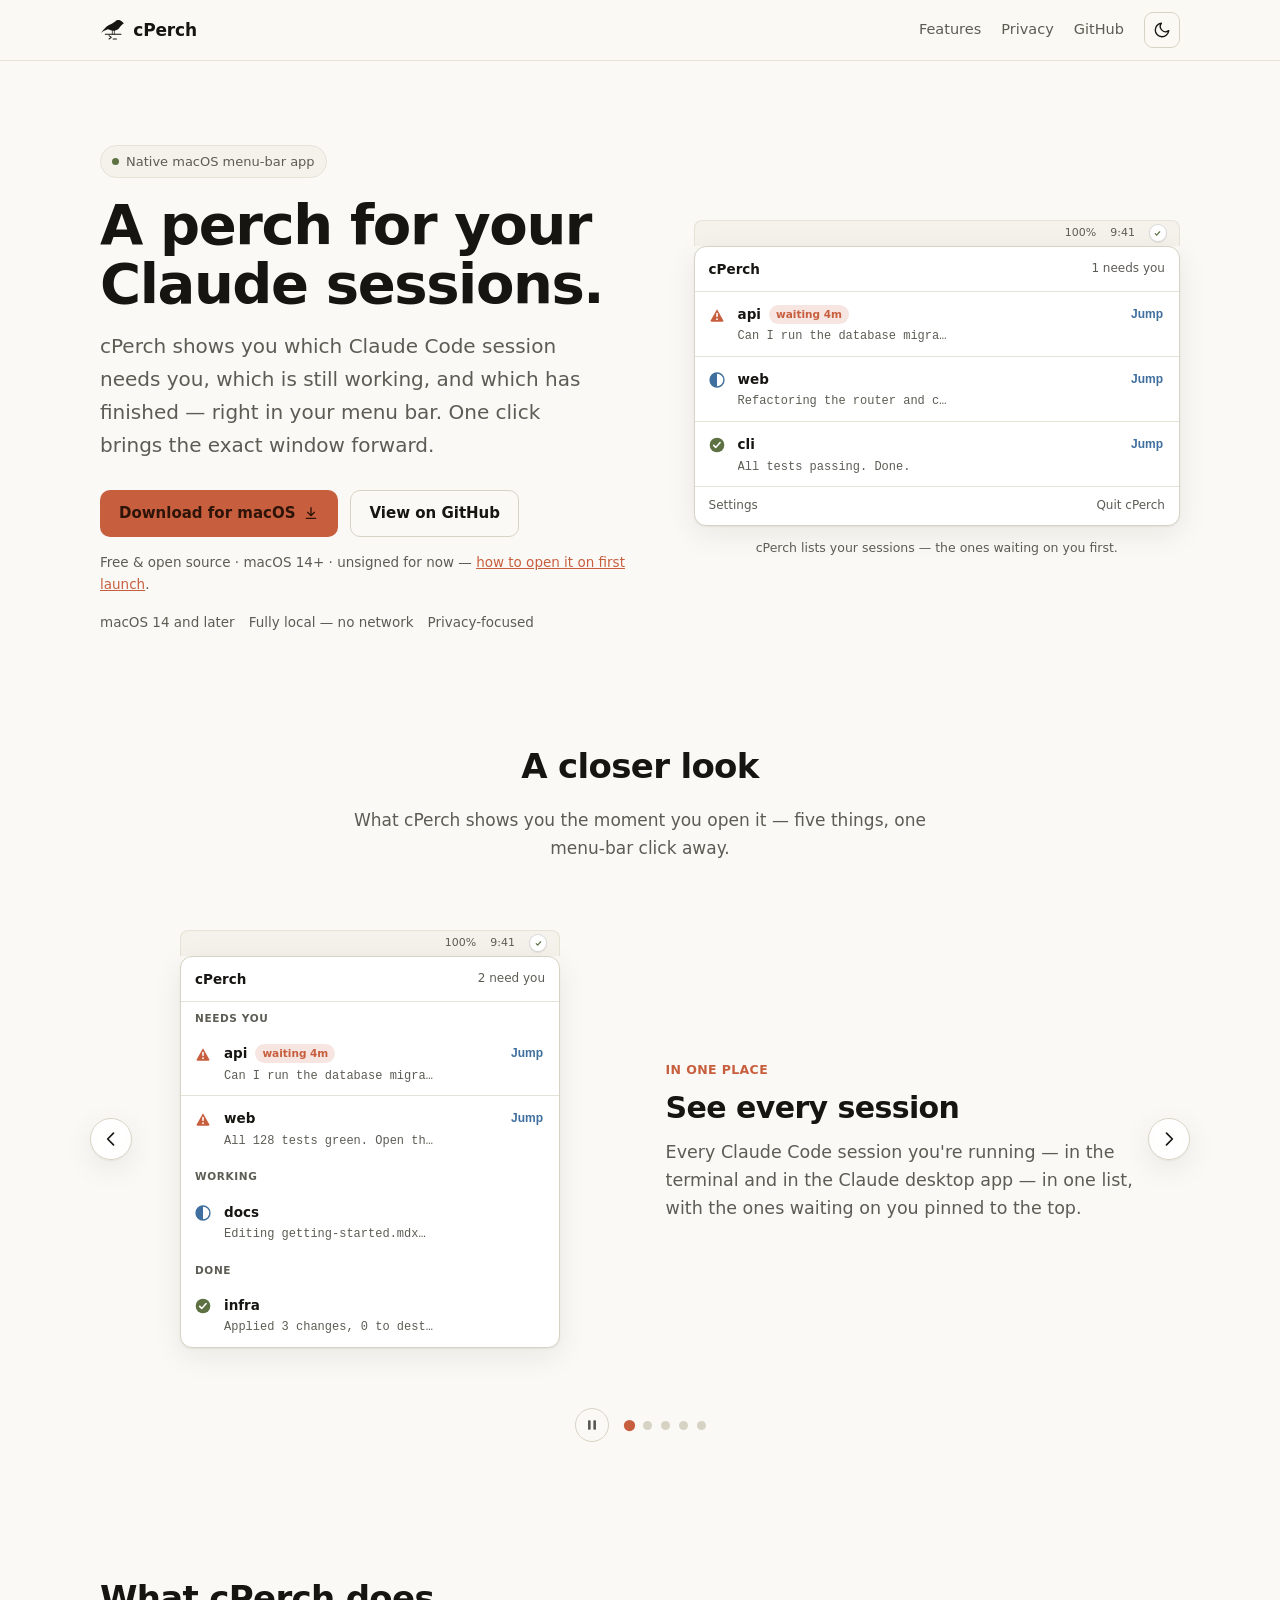
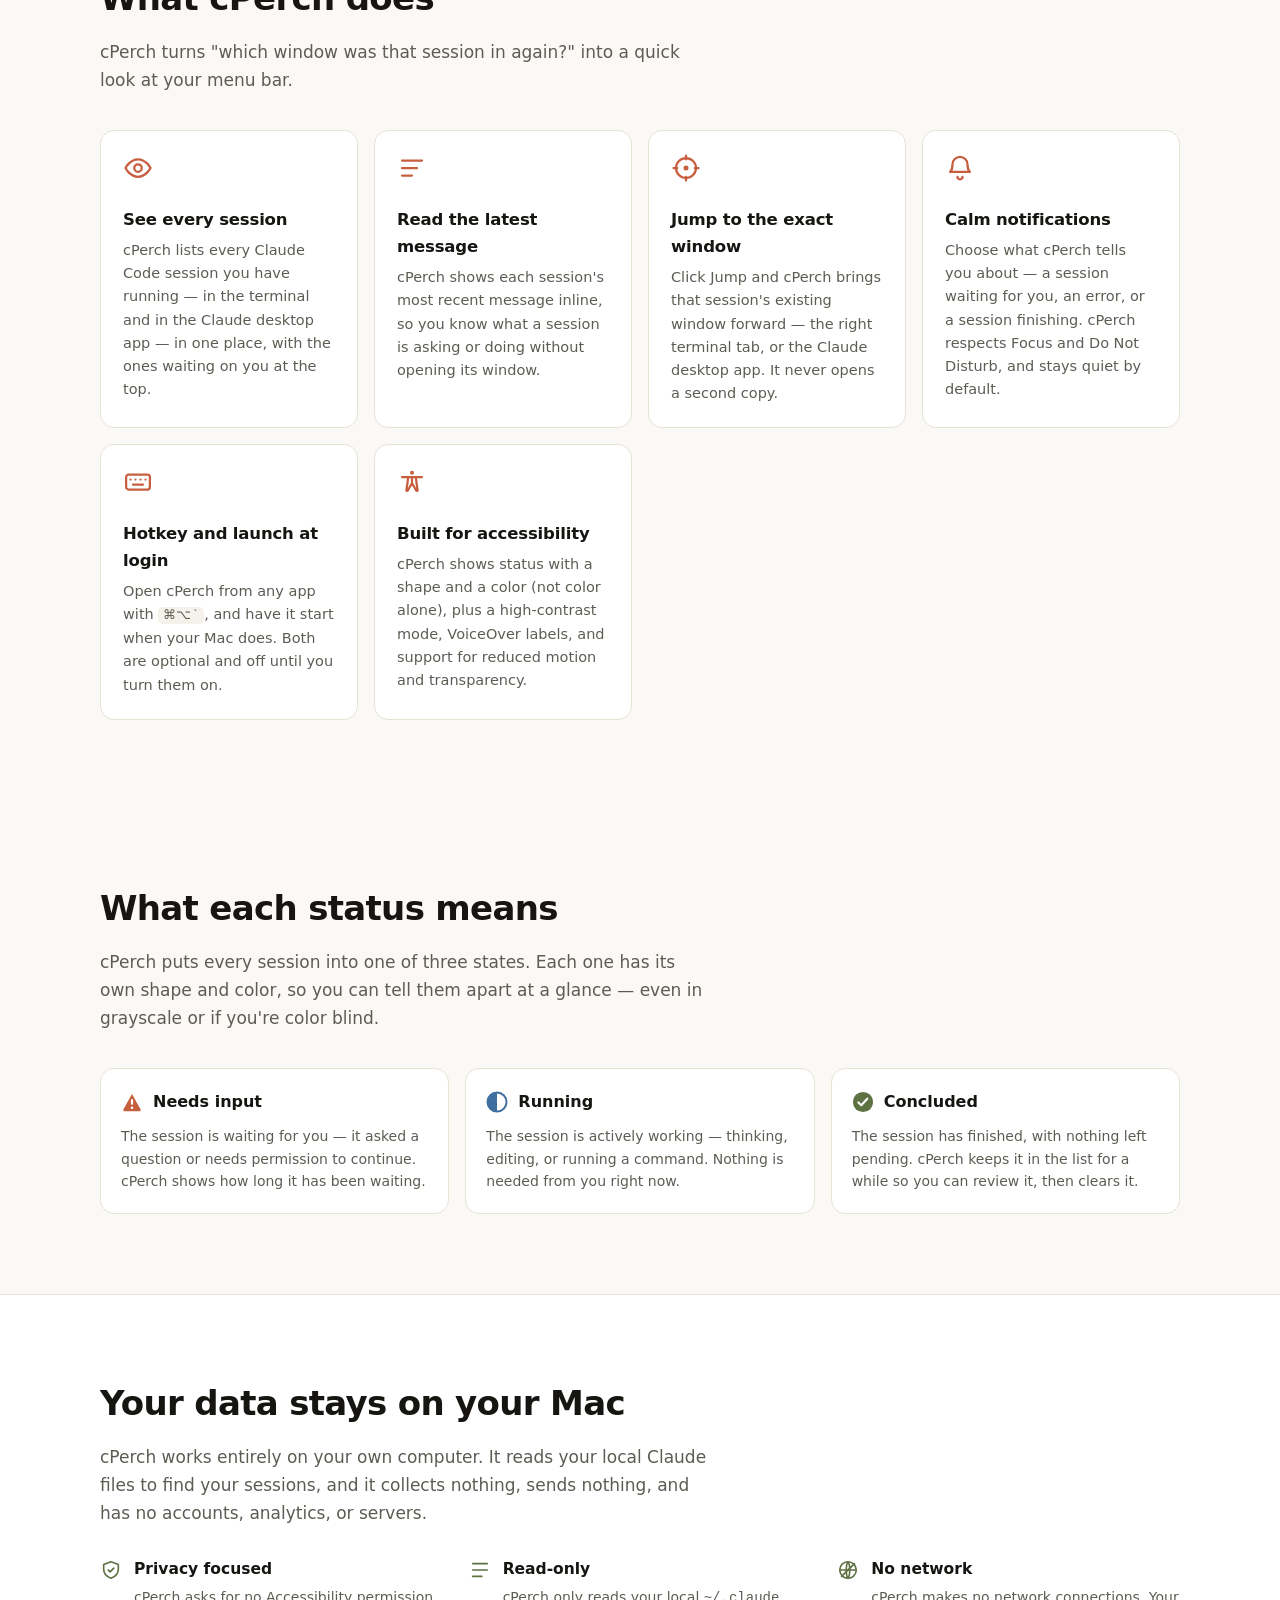
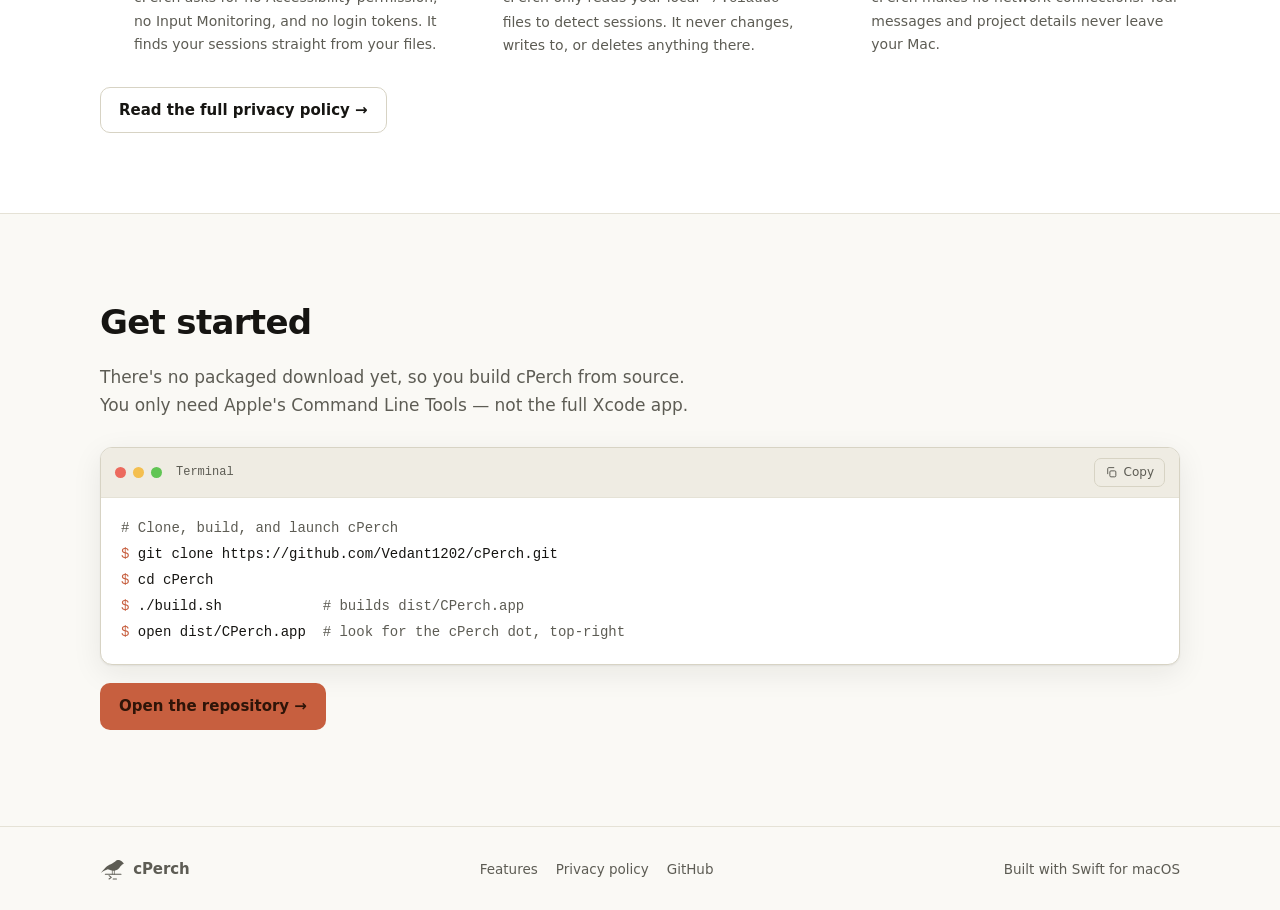
<file: site/index.html>
<!doctype html>
<html lang="en">
<head>
<meta charset="utf-8">
<meta name="viewport" content="width=device-width, initial-scale=1">
<meta name="google-site-verification" content="-fADpcjvlJCD_9mGfyImQZ5NOCYMqpsCr8Ta8YZmjvY">
<meta name="color-scheme" content="light dark">
<script>
  /* Apply a pinned theme before paint to avoid a flash. CSS defaults to the system theme. */
  (function () {
    try {
      var t = localStorage.getItem("cperch-theme");
      if (t === "light" || t === "dark") {
        document.documentElement.setAttribute("data-theme", t);
        var m = document.querySelector('meta[name="color-scheme"]');
        if (m) m.content = t;
      }
    } catch (e) {}
  })();
</script>
<title>cPerch — a perch for your Claude sessions</title>
<meta name="description" content="cPerch is a native macOS menu-bar app that shows your running Claude Code sessions across terminals and the Claude desktop app. Fully local, no network, privacy-focused.">
<meta property="og:type" content="website">
<meta property="og:title" content="cPerch — a perch for your Claude sessions">
<meta property="og:description" content="See which Claude Code session needs you, which is working, and which has finished — at a glance in your menu bar. Fully local and private.">
<meta property="og:url" content="https://vedant1202.github.io/cPerch/">
<meta property="og:site_name" content="cPerch">
<meta property="og:locale" content="en_US">
<meta property="og:image" content="https://vedant1202.github.io/cPerch/og-image.png">
<meta property="og:image:width" content="1200">
<meta property="og:image:height" content="630">
<meta property="og:image:alt" content="cPerch — a perch for your Claude sessions">
<meta name="twitter:card" content="summary_large_image">
<meta name="twitter:title" content="cPerch — a perch for your Claude sessions">
<meta name="twitter:description" content="See which Claude Code session needs you, which is working, and which has finished — at a glance in your menu bar.">
<meta name="twitter:image" content="https://vedant1202.github.io/cPerch/og-image.png">
<link rel="canonical" href="https://vedant1202.github.io/cPerch/">
<link rel="icon" href="favicon.svg" type="image/svg+xml">
<meta name="theme-color" media="(prefers-color-scheme: light)" content="#faf9f5">
<meta name="theme-color" media="(prefers-color-scheme: dark)" content="#161512">
<link rel="stylesheet" href="styles.css">
<script src="theme.js" defer></script>
<script src="showcase.js" defer></script>
<script type="application/ld+json">
{
  "@context": "https://schema.org",
  "@type": "SoftwareApplication",
  "name": "cPerch",
  "applicationCategory": "DeveloperApplication",
  "operatingSystem": "macOS 14.0+",
  "description": "A native macOS menu-bar app that shows your running Claude Code sessions across terminals and the Claude desktop app, with one-click jump to the existing window.",
  "url": "https://vedant1202.github.io/cPerch/",
  "downloadUrl": "https://github.com/Vedant1202/cPerch/releases/latest",
  "softwareVersion": "0.7.0",
  "license": "https://opensource.org/licenses/MIT",
  "offers": { "@type": "Offer", "price": "0", "priceCurrency": "USD" }
}
</script>
</head>
<body>
<a class="skip" href="#main">Skip to content</a>

<header class="site">
  <div class="wrap">
    <a class="brand" href="./">
      <svg class="mark" viewBox="2 12 118 102" fill="none" aria-hidden="true"><path d="M118,34 C112,26 106,20 98,18 C90,16 82,18 76,24 C66,32 56,36 48,40 C44,42 40,44 36,47 C28,55 16,66 6,80 C16,72 28,66 40,62 C52,66 60,70 70,69 C84,68 94,60 100,50 C104,44 108,40 118,34 Z" fill="currentColor"/><line x1="62" y1="66" x2="62" y2="86" stroke="currentColor" stroke-width="3.4" stroke-linecap="round"/><line x1="72" y1="66" x2="72" y2="86" stroke="currentColor" stroke-width="3.4" stroke-linecap="round"/><line x1="28" y1="86" x2="104" y2="86" stroke="currentColor" stroke-width="5" stroke-linecap="round"/><polyline points="46,93 57,101 46,109" stroke="currentColor" stroke-width="5" stroke-linecap="round" stroke-linejoin="round"/><line x1="66" y1="109" x2="82" y2="109" stroke="currentColor" stroke-width="5" stroke-linecap="round"/></svg>
      cPerch
    </a>
    <nav class="top" aria-label="Primary">
      <a class="hide-sm" href="#features">Features</a>
      <a class="hide-sm" href="#privacy">Privacy</a>
      <a href="https://github.com/Vedant1202/cPerch">GitHub</a>
      <button id="theme-toggle" class="theme-toggle" type="button" aria-label="Switch theme">
        <svg class="i-moon" viewBox="0 0 24 24" fill="none" aria-hidden="true"><path d="M21 12.8A9 9 0 1 1 11.2 3a7 7 0 0 0 9.8 9.8z" stroke="currentColor" stroke-width="1.8" stroke-linejoin="round"/></svg>
        <svg class="i-sun" viewBox="0 0 24 24" fill="none" aria-hidden="true"><circle cx="12" cy="12" r="4.2" stroke="currentColor" stroke-width="1.8"/><path d="M12 2v2.5M12 19.5V22M2 12h2.5M19.5 12H22M4.9 4.9l1.8 1.8M17.3 17.3l1.8 1.8M19.1 4.9l-1.8 1.8M6.7 17.3l-1.8 1.8" stroke="currentColor" stroke-width="1.8" stroke-linecap="round"/></svg>
      </button>
    </nav>
  </div>
</header>

<main id="main">
  <!-- HERO -->
  <section class="hero">
    <div class="wrap grid">
      <div>
        <span class="eyebrow"><span class="dot"></span> Native macOS menu-bar app</span>
        <h1>A perch for your Claude sessions.</h1>
        <p class="lede">cPerch shows you which Claude Code session needs you, which is still working, and which has finished — right in your menu bar. One click brings the exact window forward.</p>
        <div class="cta">
          <a class="btn btn-primary" href="https://github.com/Vedant1202/cPerch/releases/latest">
            Download for macOS
            <svg width="16" height="16" viewBox="0 0 24 24" fill="none" aria-hidden="true"><path d="M12 4v12m0 0l-5-5m5 5l5-5M5 20h14" stroke="currentColor" stroke-width="2" stroke-linecap="round" stroke-linejoin="round"/></svg>
          </a>
          <a class="btn btn-ghost" href="https://github.com/Vedant1202/cPerch">View on GitHub</a>
        </div>
        <p style="margin-top:14px;font-size:13.5px;color:var(--muted)">Free &amp; open source · macOS 14+ · unsigned for now — <a href="https://github.com/Vedant1202/cPerch#install" style="color:var(--accent)">how to open it on first launch</a>.</p>
        <div class="subnote">
          <span>macOS 14 and later</span>
          <span>Fully local — no network</span>
          <span>Privacy-focused</span>
        </div>
      </div>

      <figure class="mock">
        <div class="menubar" aria-hidden="true">
          <span class="mb-item">100%</span>
          <span class="mb-item">9:41</span>
          <span class="plate" title="cPerch">
            <svg width="11" height="11" viewBox="0 0 24 24" fill="none"><path d="M7 12.4l3.1 3.1 6.7-7.3" stroke="#5d7142" stroke-width="2.6" stroke-linecap="round" stroke-linejoin="round"/></svg>
          </span>
        </div>
        <div class="preview-card" role="img" aria-label="cPerch showing three Claude sessions. The 'api' session needs input and has been waiting four minutes. The 'web' session is running. The 'cli' session has finished. Each has a Jump button.">
          <div class="pc-head"><span class="title">cPerch</span><span class="summary">1 needs you</span></div>

          <div class="row">
            <span class="ind" aria-hidden="true"><svg width="16" height="16" viewBox="0 0 24 24"><path d="M12 3.4L21.3 20a1.5 1.5 0 01-1.3 2.2H4a1.5 1.5 0 01-1.3-2.2z" fill="#c75f3f"/><rect x="10.8" y="8.8" width="2.4" height="6.4" rx="1.2" fill="#fff"/><circle cx="12" cy="18.3" r="1.35" fill="#fff"/></svg></span>
            <div>
              <div class="name">api <span class="wait">waiting 4m</span></div>
              <div class="preview">Can I run the database migration?</div>
            </div>
            <button class="jump" tabindex="-1">Jump</button>
          </div>

          <div class="row">
            <span class="ind" aria-hidden="true"><svg width="16" height="16" viewBox="0 0 24 24"><circle cx="12" cy="12" r="10.4" fill="none" stroke="#3f6f9e" stroke-width="2.1"/><path d="M12 1.6A10.4 10.4 0 0012 22.4z" fill="#3f6f9e"/></svg></span>
            <div>
              <div class="name">web</div>
              <div class="preview">Refactoring the router and call sites…</div>
            </div>
            <button class="jump" tabindex="-1">Jump</button>
          </div>

          <div class="row">
            <span class="ind" aria-hidden="true"><svg width="16" height="16" viewBox="0 0 24 24"><circle cx="12" cy="12" r="11" fill="#5d7142"/><path d="M7 12.5l3.1 3.1 6.6-7.2" fill="none" stroke="#fff" stroke-width="2.3" stroke-linecap="round" stroke-linejoin="round"/></svg></span>
            <div>
              <div class="name">cli</div>
              <div class="preview">All tests passing. Done.</div>
            </div>
            <button class="jump" tabindex="-1">Jump</button>
          </div>

          <div class="pc-foot" aria-hidden="true"><span>Settings</span><span>Quit cPerch</span></div>
        </div>
        <figcaption>cPerch lists your sessions — the ones waiting on you first.</figcaption>
      </figure>
    </div>
  </section>

  <!-- SHOWCASE (feature carousel) -->
  <section id="showcase" class="showcase">
    <div class="wrap">
      <div class="sec-head center">
        <h2>A closer look</h2>
        <p>What cPerch shows you the moment you open it — five things, one menu&#8209;bar click away.</p>
      </div>
    </div>

    <div class="carousel" aria-roledescription="carousel" aria-label="cPerch feature tour">
      <div class="wrap car-wrap">
        <button class="car-arrow prev" type="button" aria-label="Previous feature" aria-controls="sc-track">
          <svg viewBox="0 0 24 24" fill="none" aria-hidden="true"><path d="M15 5l-7 7 7 7" stroke="currentColor" stroke-width="2" stroke-linecap="round" stroke-linejoin="round"/></svg>
        </button>

        <div class="track" id="sc-track" tabindex="0" aria-label="Features, use arrow keys to browse">

          <!-- 1 -->
          <article class="slide" role="group" aria-roledescription="slide" aria-label="1 of 5: See every session">
            <div class="slide-visual">
              <figure class="mock">
                <div class="menubar" aria-hidden="true"><span class="mb-item">100%</span><span class="mb-item">9:41</span><span class="plate"><svg width="11" height="11" viewBox="0 0 24 24" fill="none"><path d="M7 12.4l3.1 3.1 6.7-7.3" stroke="#5d7142" stroke-width="2.6" stroke-linecap="round" stroke-linejoin="round"/></svg></span></div>
                <div class="preview-card">
                  <div class="pc-head"><span class="title">cPerch</span><span class="summary">2 need you</span></div>
                  <div class="grp">Needs you</div>
                  <div class="row">
                    <span class="ind"><svg width="16" height="16" viewBox="0 0 24 24"><path d="M12 3.4L21.3 20a1.5 1.5 0 01-1.3 2.2H4a1.5 1.5 0 01-1.3-2.2z" fill="#c75f3f"/><rect x="10.8" y="8.8" width="2.4" height="6.4" rx="1.2" fill="#fff"/><circle cx="12" cy="18.3" r="1.35" fill="#fff"/></svg></span>
                    <div><div class="name">api <span class="wait">waiting 4m</span></div><div class="preview">Can I run the database migration?</div></div>
                    <button class="jump" tabindex="-1">Jump</button>
                  </div>
                  <div class="row">
                    <span class="ind"><svg width="16" height="16" viewBox="0 0 24 24"><path d="M12 3.4L21.3 20a1.5 1.5 0 01-1.3 2.2H4a1.5 1.5 0 01-1.3-2.2z" fill="#c75f3f"/><rect x="10.8" y="8.8" width="2.4" height="6.4" rx="1.2" fill="#fff"/><circle cx="12" cy="18.3" r="1.35" fill="#fff"/></svg></span>
                    <div><div class="name">web</div><div class="preview">All 128 tests green. Open the PR?</div></div>
                    <button class="jump" tabindex="-1">Jump</button>
                  </div>
                  <div class="grp">Working</div>
                  <div class="row">
                    <span class="ind"><svg width="16" height="16" viewBox="0 0 24 24"><circle cx="12" cy="12" r="10.4" fill="none" stroke="#3f6f9e" stroke-width="2.1"/><path d="M12 1.6A10.4 10.4 0 0012 22.4z" fill="#3f6f9e"/></svg></span>
                    <div><div class="name">docs</div><div class="preview">Editing getting-started.mdx…</div></div>
                  </div>
                  <div class="grp">Done</div>
                  <div class="row">
                    <span class="ind"><svg width="16" height="16" viewBox="0 0 24 24"><circle cx="12" cy="12" r="11" fill="#5d7142"/><path d="M7 12.5l3.1 3.1 6.6-7.2" fill="none" stroke="#fff" stroke-width="2.3" stroke-linecap="round" stroke-linejoin="round"/></svg></span>
                    <div><div class="name">infra</div><div class="preview">Applied 3 changes, 0 to destroy.</div></div>
                  </div>
                </div>
              </figure>
            </div>
            <div class="slide-copy">
              <span class="kicker">In one place</span>
              <h3>See every session</h3>
              <p>Every Claude Code session you're running — in the terminal and in the Claude desktop app — in one list, with the ones waiting on you pinned to the top.</p>
            </div>
          </article>

          <!-- 2 -->
          <article class="slide" role="group" aria-roledescription="slide" aria-label="2 of 5: Status you can read at a glance">
            <div class="slide-visual">
              <div class="legend-card">
                <div class="lg-row"><svg viewBox="0 0 24 24" aria-hidden="true"><path d="M12 3.4L21.3 20a1.5 1.5 0 01-1.3 2.2H4a1.5 1.5 0 01-1.3-2.2z" fill="#c75f3f"/><rect x="10.8" y="8.8" width="2.4" height="6.4" rx="1.2" fill="#fff"/><circle cx="12" cy="18.3" r="1.35" fill="#fff"/></svg><div><div class="lg-t">Needs input</div><div class="lg-d">orange · triangle</div></div></div>
                <div class="lg-row"><svg viewBox="0 0 24 24" aria-hidden="true"><circle cx="12" cy="12" r="10.4" fill="none" stroke="#3f6f9e" stroke-width="2.1"/><path d="M12 1.6A10.4 10.4 0 0012 22.4z" fill="#3f6f9e"/></svg><div><div class="lg-t">Running</div><div class="lg-d">blue · half-circle</div></div></div>
                <div class="lg-row"><svg viewBox="0 0 24 24" aria-hidden="true"><circle cx="12" cy="12" r="11" fill="#5d7142"/><path d="M7 12.5l3.1 3.1 6.6-7.2" fill="none" stroke="#fff" stroke-width="2.3" stroke-linecap="round" stroke-linejoin="round"/></svg><div><div class="lg-t">Concluded</div><div class="lg-d">green · checkmark</div></div></div>
              </div>
            </div>
            <div class="slide-copy">
              <span class="kicker">Readable by everyone</span>
              <h3>Status you can read at a glance</h3>
              <p>Every session is needs-you, running, or done — shown with a distinct <strong>shape and</strong> a color, so it stays clear in grayscale and for those with color-vision deficiency.</p>
            </div>
          </article>

          <!-- 3 -->
          <article class="slide" role="group" aria-roledescription="slide" aria-label="3 of 5: Jump to the exact window">
            <div class="slide-visual">
              <div class="jump-vis">
                <div class="preview-card">
                  <div class="row">
                    <span class="ind"><svg width="16" height="16" viewBox="0 0 24 24"><path d="M12 3.4L21.3 20a1.5 1.5 0 01-1.3 2.2H4a1.5 1.5 0 01-1.3-2.2z" fill="#c75f3f"/><rect x="10.8" y="8.8" width="2.4" height="6.4" rx="1.2" fill="#fff"/><circle cx="12" cy="18.3" r="1.35" fill="#fff"/></svg></span>
                    <div><div class="name">api <span class="wait">waiting 4m</span></div><div class="preview">Can I run the database migration?</div></div>
                    <button class="jump jump-hot" tabindex="-1">Jump <svg width="13" height="13" viewBox="0 0 24 24" fill="none" aria-hidden="true"><path d="M9 6l6 6-6 6" stroke="currentColor" stroke-width="2.4" stroke-linecap="round" stroke-linejoin="round"/></svg></button>
                  </div>
                </div>
                <div class="raise" aria-hidden="true">
                  <div class="win-chrome"><i class="r"></i><i class="y"></i><i class="g"></i><span>api — Terminal</span></div>
                  <div class="win-body"><span></span><span></span><span></span></div>
                </div>
              </div>
            </div>
            <div class="slide-copy">
              <span class="kicker">No more hunting</span>
              <h3>Jump to the exact window</h3>
              <p>One click brings that session's existing window forward — the right terminal tab, or the Claude desktop app. cPerch never opens a second copy.</p>
            </div>
          </article>

          <!-- 4 -->
          <article class="slide" role="group" aria-roledescription="slide" aria-label="4 of 5: Notifications that respect your focus">
            <div class="slide-visual">
              <div class="set-mock">
                <div class="set-tabs" aria-hidden="true"><span>General</span><span class="on">Notifications</span><span>Accessibility</span></div>
                <div class="set-group">
                  <div class="set-row"><div class="set-lab">A session needs you</div><span class="tgl on"></span></div>
                  <div class="set-row"><div class="set-lab">A session hits an error</div><span class="tgl on"></span></div>
                  <div class="set-row"><div class="set-lab">A session finishes</div><span class="tgl"></span></div>
                </div>
                <div class="set-group">
                  <div class="set-row"><div class="set-lab">During Focus / Do Not Disturb</div><span class="pick">Respect Focus <svg width="9" height="6" viewBox="0 0 10 7" aria-hidden="true"><path d="M1 2.4 5 6 9 2.4" fill="none" stroke="currentColor" stroke-width="1.4" stroke-linecap="round"/></svg></span></div>
                </div>
              </div>
            </div>
            <div class="slide-copy">
              <span class="kicker">Calm by default</span>
              <h3>Notifications that respect your focus</h3>
              <p>Opt in to what matters — a session needs you, hits an error, or finishes. cPerch honors Focus and Do Not Disturb, and stays quiet until you ask it not to.</p>
            </div>
          </article>

          <!-- 5 -->
          <article class="slide" role="group" aria-roledescription="slide" aria-label="5 of 5: Built for accessibility">
            <div class="slide-visual">
              <div class="set-mock">
                <div class="set-tabs" aria-hidden="true"><span>General</span><span>Notifications</span><span class="on">Accessibility</span></div>
                <div class="set-group">
                  <div class="set-row"><div class="set-lab">Differentiate status with shapes</div><span class="tgl on"></span></div>
                  <div class="set-legend" aria-hidden="true">
                    <span class="lg"><svg viewBox="0 0 24 24"><path d="M12 3.4L21.3 20a1.5 1.5 0 01-1.3 2.2H4a1.5 1.5 0 01-1.3-2.2z" fill="#c75f3f"/><rect x="10.8" y="8.8" width="2.4" height="6.4" rx="1.2" fill="#fff"/><circle cx="12" cy="18.3" r="1.35" fill="#fff"/></svg>Needs</span>
                    <span class="lg"><svg viewBox="0 0 24 24"><circle cx="12" cy="12" r="10.4" fill="none" stroke="#3f6f9e" stroke-width="2.1"/><path d="M12 1.6A10.4 10.4 0 0012 22.4z" fill="#3f6f9e"/></svg>Running</span>
                    <span class="lg"><svg viewBox="0 0 24 24"><circle cx="12" cy="12" r="11" fill="#5d7142"/><path d="M7 12.5l3.1 3.1 6.6-7.2" fill="none" stroke="#fff" stroke-width="2.3" stroke-linecap="round" stroke-linejoin="round"/></svg>Done</span>
                  </div>
                </div>
                <div class="set-group">
                  <div class="set-row"><div class="set-lab">High contrast</div><span class="pick">Follow System <svg width="9" height="6" viewBox="0 0 10 7" aria-hidden="true"><path d="M1 2.4 5 6 9 2.4" fill="none" stroke="currentColor" stroke-width="1.4" stroke-linecap="round"/></svg></span></div>
                  <div class="set-row"><div class="set-lab">Reduce motion</div><span class="pick">Follow System <svg width="9" height="6" viewBox="0 0 10 7" aria-hidden="true"><path d="M1 2.4 5 6 9 2.4" fill="none" stroke="currentColor" stroke-width="1.4" stroke-linecap="round"/></svg></span></div>
                </div>
              </div>
            </div>
            <div class="slide-copy">
              <span class="kicker">Accessible by design</span>
              <h3>Built for accessibility</h3>
              <p>Shape-coded status, a high-contrast mode that follows your system setting, VoiceOver labels, and support for reduced motion and transparency.</p>
            </div>
          </article>

        </div>

        <button class="car-arrow next" type="button" aria-label="Next feature" aria-controls="sc-track">
          <svg viewBox="0 0 24 24" fill="none" aria-hidden="true"><path d="M9 5l7 7-7 7" stroke="currentColor" stroke-width="2" stroke-linecap="round" stroke-linejoin="round"/></svg>
        </button>
      </div>

      <div class="wrap car-foot">
        <button class="car-play" type="button" aria-label="Pause the feature tour" aria-pressed="true">
          <svg class="i-pause" viewBox="0 0 24 24" aria-hidden="true"><rect x="6" y="5" width="4" height="14" rx="1" fill="currentColor"/><rect x="14" y="5" width="4" height="14" rx="1" fill="currentColor"/></svg>
          <svg class="i-play" viewBox="0 0 24 24" aria-hidden="true"><path d="M8 5.5v13l11-6.5z" fill="currentColor"/></svg>
        </button>
        <div class="dots" role="group" aria-label="Choose a feature">
          <button class="dot" type="button" aria-label="See every session" aria-current="true"></button>
          <button class="dot" type="button" aria-label="Status you can read at a glance"></button>
          <button class="dot" type="button" aria-label="Jump to the exact window"></button>
          <button class="dot" type="button" aria-label="Notifications that respect your focus"></button>
          <button class="dot" type="button" aria-label="Built for accessibility"></button>
        </div>
      </div>
    </div>
  </section>

  <!-- FEATURES -->
  <section id="features">
    <div class="wrap">
      <div class="sec-head">
        <h2>What cPerch does</h2>
        <p>cPerch turns "which window was that session in again?" into a quick look at your menu bar.</p>
      </div>
      <div class="features">
        <article class="card">
          <svg class="ico" viewBox="0 0 24 24" fill="none" aria-hidden="true"><path d="M2 12s3.5-7 10-7 10 7 10 7-3.5 7-10 7-10-7-10-7z" stroke="currentColor" stroke-width="1.8"/><circle cx="12" cy="12" r="3" stroke="currentColor" stroke-width="1.8"/></svg>
          <h3>See every session</h3>
          <p>cPerch lists every Claude Code session you have running — in the terminal and in the Claude desktop app — in one place, with the ones waiting on you at the top.</p>
        </article>
        <article class="card">
          <svg class="ico" viewBox="0 0 24 24" fill="none" aria-hidden="true"><path d="M4 6h16M4 12h12M4 18h8" stroke="currentColor" stroke-width="1.8" stroke-linecap="round"/></svg>
          <h3>Read the latest message</h3>
          <p>cPerch shows each session's most recent message inline, so you know what a session is asking or doing without opening its window.</p>
        </article>
        <article class="card">
          <svg class="ico" viewBox="0 0 24 24" fill="none" aria-hidden="true"><circle cx="12" cy="12" r="8" stroke="currentColor" stroke-width="1.8"/><path d="M12 2v3M12 19v3M2 12h3M19 12h3" stroke="currentColor" stroke-width="1.8" stroke-linecap="round"/><circle cx="12" cy="12" r="2" fill="currentColor"/></svg>
          <h3>Jump to the exact window</h3>
          <p>Click Jump and cPerch brings that session's existing window forward — the right terminal tab, or the Claude desktop app. It never opens a second copy.</p>
        </article>
        <article class="card">
          <svg class="ico" viewBox="0 0 24 24" fill="none" aria-hidden="true"><path d="M6 9a6 6 0 0112 0c0 5 2 6 2 6H4s2-1 2-6z" stroke="currentColor" stroke-width="1.8" stroke-linejoin="round"/><path d="M10 19a2 2 0 004 0" stroke="currentColor" stroke-width="1.8" stroke-linecap="round"/></svg>
          <h3>Calm notifications</h3>
          <p>Choose what cPerch tells you about — a session waiting for you, an error, or a session finishing. cPerch respects Focus and Do Not Disturb, and stays quiet by default.</p>
        </article>
        <article class="card">
          <svg class="ico" viewBox="0 0 24 24" fill="none" aria-hidden="true"><rect x="2.5" y="6" width="19" height="12" rx="2" stroke="currentColor" stroke-width="1.8"/><path d="M6 10h.01M10 10h.01M14 10h.01M18 10h.01M8 14h8" stroke="currentColor" stroke-width="1.8" stroke-linecap="round"/></svg>
          <h3>Hotkey and launch at login</h3>
          <p>Open cPerch from any app with <code>⌘⌥`</code>, and have it start when your Mac does. Both are optional and off until you turn them on.</p>
        </article>
        <article class="card">
          <svg class="ico" viewBox="0 0 24 24" fill="none" aria-hidden="true"><circle cx="12" cy="4.5" r="1.6" fill="currentColor"/><path d="M4 8h16M9 8l-1.5 11M15 8l1.5 11M12 8v5m0 0l-3.5 6m3.5-6l3.5 6" stroke="currentColor" stroke-width="1.8" stroke-linecap="round" stroke-linejoin="round"/></svg>
          <h3>Built for accessibility</h3>
          <p>cPerch shows status with a shape and a color (not color alone), plus a high-contrast mode, VoiceOver labels, and support for reduced motion and transparency.</p>
        </article>
      </div>
    </div>
  </section>

  <!-- STATUS STATES -->
  <section id="states">
    <div class="wrap">
      <div class="sec-head">
        <h2>What each status means</h2>
        <p>cPerch puts every session into one of three states. Each one has its own shape and color, so you can tell them apart at a glance — even in grayscale or if you're color blind.</p>
      </div>
      <div class="states">
        <div class="state">
          <div class="top">
            <svg viewBox="0 0 24 24" aria-hidden="true"><path d="M12 3.4L21.3 20a1.5 1.5 0 01-1.3 2.2H4a1.5 1.5 0 01-1.3-2.2z" fill="#c75f3f"/><rect x="10.8" y="8.8" width="2.4" height="6.4" rx="1.2" fill="#fff"/><circle cx="12" cy="18.3" r="1.35" fill="#fff"/></svg>
            <span class="lt">Needs input</span>
          </div>
          <p>The session is waiting for you — it asked a question or needs permission to continue. cPerch shows how long it has been waiting.</p>
        </div>
        <div class="state">
          <div class="top">
            <svg viewBox="0 0 24 24" aria-hidden="true"><circle cx="12" cy="12" r="10.4" fill="none" stroke="#3f6f9e" stroke-width="2.1"/><path d="M12 1.6A10.4 10.4 0 0012 22.4z" fill="#3f6f9e"/></svg>
            <span class="lt">Running</span>
          </div>
          <p>The session is actively working — thinking, editing, or running a command. Nothing is needed from you right now.</p>
        </div>
        <div class="state">
          <div class="top">
            <svg viewBox="0 0 24 24" aria-hidden="true"><circle cx="12" cy="12" r="11" fill="#5d7142"/><path d="M7 12.5l3.1 3.1 6.6-7.2" fill="none" stroke="#fff" stroke-width="2.3" stroke-linecap="round" stroke-linejoin="round"/></svg>
            <span class="lt">Concluded</span>
          </div>
          <p>The session has finished, with nothing left pending. cPerch keeps it in the list for a while so you can review it, then clears it.</p>
        </div>
      </div>
    </div>
  </section>

  <!-- PRIVACY -->
  <section id="privacy" class="band">
    <div class="wrap">
      <div class="sec-head">
        <h2>Your data stays on your Mac</h2>
        <p>cPerch works entirely on your own computer. It reads your local Claude files to find your sessions, and it collects nothing, sends nothing, and has no accounts, analytics, or servers.</p>
      </div>
      <div class="row2">
        <div class="item"><svg viewBox="0 0 24 24" fill="none" aria-hidden="true"><path d="M12 3l8 3v5c0 5-3.5 8.5-8 10-4.5-1.5-8-5-8-10V6z" stroke="currentColor" stroke-width="1.8" stroke-linejoin="round"/><path d="M9 12l2 2 4-4" stroke="currentColor" stroke-width="1.8" stroke-linecap="round" stroke-linejoin="round"/></svg><div><h3>Privacy focused</h3><p>cPerch asks for no Accessibility permission, no Input Monitoring, and no login tokens. It finds your sessions straight from your files.</p></div></div>
        <div class="item"><svg viewBox="0 0 24 24" fill="none" aria-hidden="true"><path d="M4 5h16M4 12h16M4 19h10" stroke="currentColor" stroke-width="1.8" stroke-linecap="round"/></svg><div><h3>Read-only</h3><p>cPerch only reads your local <code>~/.claude</code> files to detect sessions. It never changes, writes to, or deletes anything there.</p></div></div>
        <div class="item"><svg viewBox="0 0 24 24" fill="none" aria-hidden="true"><circle cx="12" cy="12" r="9" stroke="currentColor" stroke-width="1.8"/><path d="M3 12h18M12 3c2.5 2.7 2.5 15.3 0 18M12 3c-2.5 2.7-2.5 15.3 0 18" stroke="currentColor" stroke-width="1.8"/><path d="M5 19L19 5" stroke="currentColor" stroke-width="1.8" stroke-linecap="round"/></svg><div><h3>No network</h3><p>cPerch makes no network connections. Your messages and project details never leave your Mac.</p></div></div>
      </div>
      <div class="more">
        <a class="btn btn-ghost" href="privacy.html">Read the full privacy policy →</a>
      </div>
    </div>
  </section>

  <!-- GET STARTED -->
  <section id="get-started">
    <div class="wrap">
      <div class="sec-head"><h2>Get started</h2><p>There's no packaged download yet, so you build cPerch from source. You only need Apple's Command Line Tools — not the full Xcode app.</p></div>
      <div class="terminal" style="margin-top:28px">
        <div class="bar">
          <span class="tl" aria-hidden="true"><i class="r"></i><i class="y"></i><i class="g"></i></span>
          <span class="ttl">Terminal</span>
          <button class="copy" type="button" data-copy-target="#install-cmds" aria-label="Copy the commands">
            <svg width="13" height="13" viewBox="0 0 24 24" fill="none" aria-hidden="true"><rect x="9" y="9" width="11" height="11" rx="2" stroke="currentColor" stroke-width="1.8"/><path d="M5 15V5a2 2 0 012-2h10" stroke="currentColor" stroke-width="1.8"/></svg>
            <span class="copy-label">Copy</span>
          </button>
        </div>
        <pre id="install-cmds" data-copy="git clone https://github.com/Vedant1202/cPerch.git
cd cPerch
./build.sh
open dist/CPerch.app"><span class="c"># Clone, build, and launch cPerch</span>
<span class="p">$</span> git clone https://github.com/Vedant1202/cPerch.git
<span class="p">$</span> cd cPerch
<span class="p">$</span> ./build.sh            <span class="c"># builds dist/CPerch.app</span>
<span class="p">$</span> open dist/CPerch.app  <span class="c"># look for the cPerch dot, top-right</span></pre>
      </div>
      <p style="margin-top:18px"><a class="btn btn-primary" href="https://github.com/Vedant1202/cPerch">Open the repository →</a></p>
    </div>
  </section>
</main>

<footer class="site">
  <div class="wrap">
    <a class="brand" href="./" style="font-size:15px"><svg class="mark" viewBox="2 12 118 102" fill="none" aria-hidden="true"><path d="M118,34 C112,26 106,20 98,18 C90,16 82,18 76,24 C66,32 56,36 48,40 C44,42 40,44 36,47 C28,55 16,66 6,80 C16,72 28,66 40,62 C52,66 60,70 70,69 C84,68 94,60 100,50 C104,44 108,40 118,34 Z" fill="currentColor"/><line x1="62" y1="66" x2="62" y2="86" stroke="currentColor" stroke-width="3.4" stroke-linecap="round"/><line x1="72" y1="66" x2="72" y2="86" stroke="currentColor" stroke-width="3.4" stroke-linecap="round"/><line x1="28" y1="86" x2="104" y2="86" stroke="currentColor" stroke-width="5" stroke-linecap="round"/><polyline points="46,93 57,101 46,109" stroke="currentColor" stroke-width="5" stroke-linecap="round" stroke-linejoin="round"/><line x1="66" y1="109" x2="82" y2="109" stroke="currentColor" stroke-width="5" stroke-linecap="round"/></svg> cPerch</a>
    <nav aria-label="Footer">
      <a href="#features">Features</a>
      <a href="privacy.html">Privacy policy</a>
      <a href="https://github.com/Vedant1202/cPerch">GitHub</a>
    </nav>
    <span>Built with Swift for macOS</span>
  </div>
</footer>
</body>
</html>
</file>
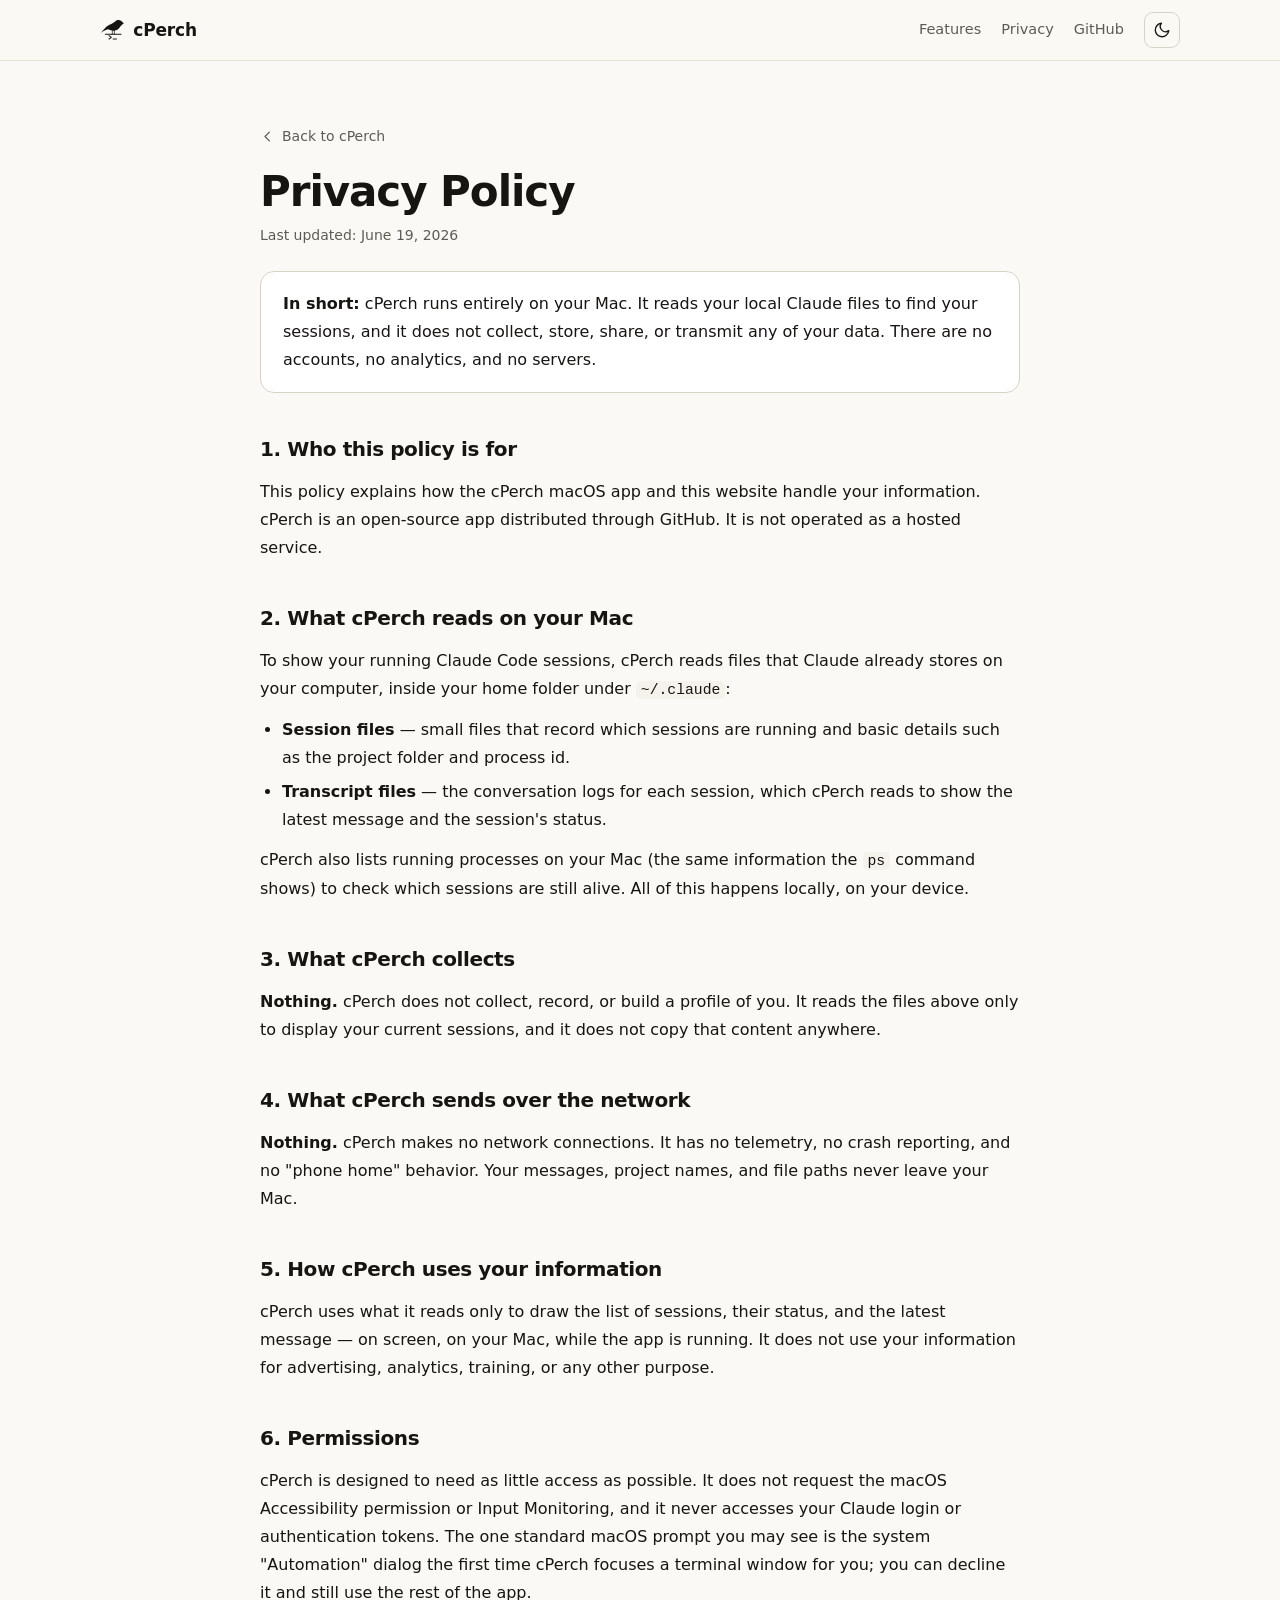
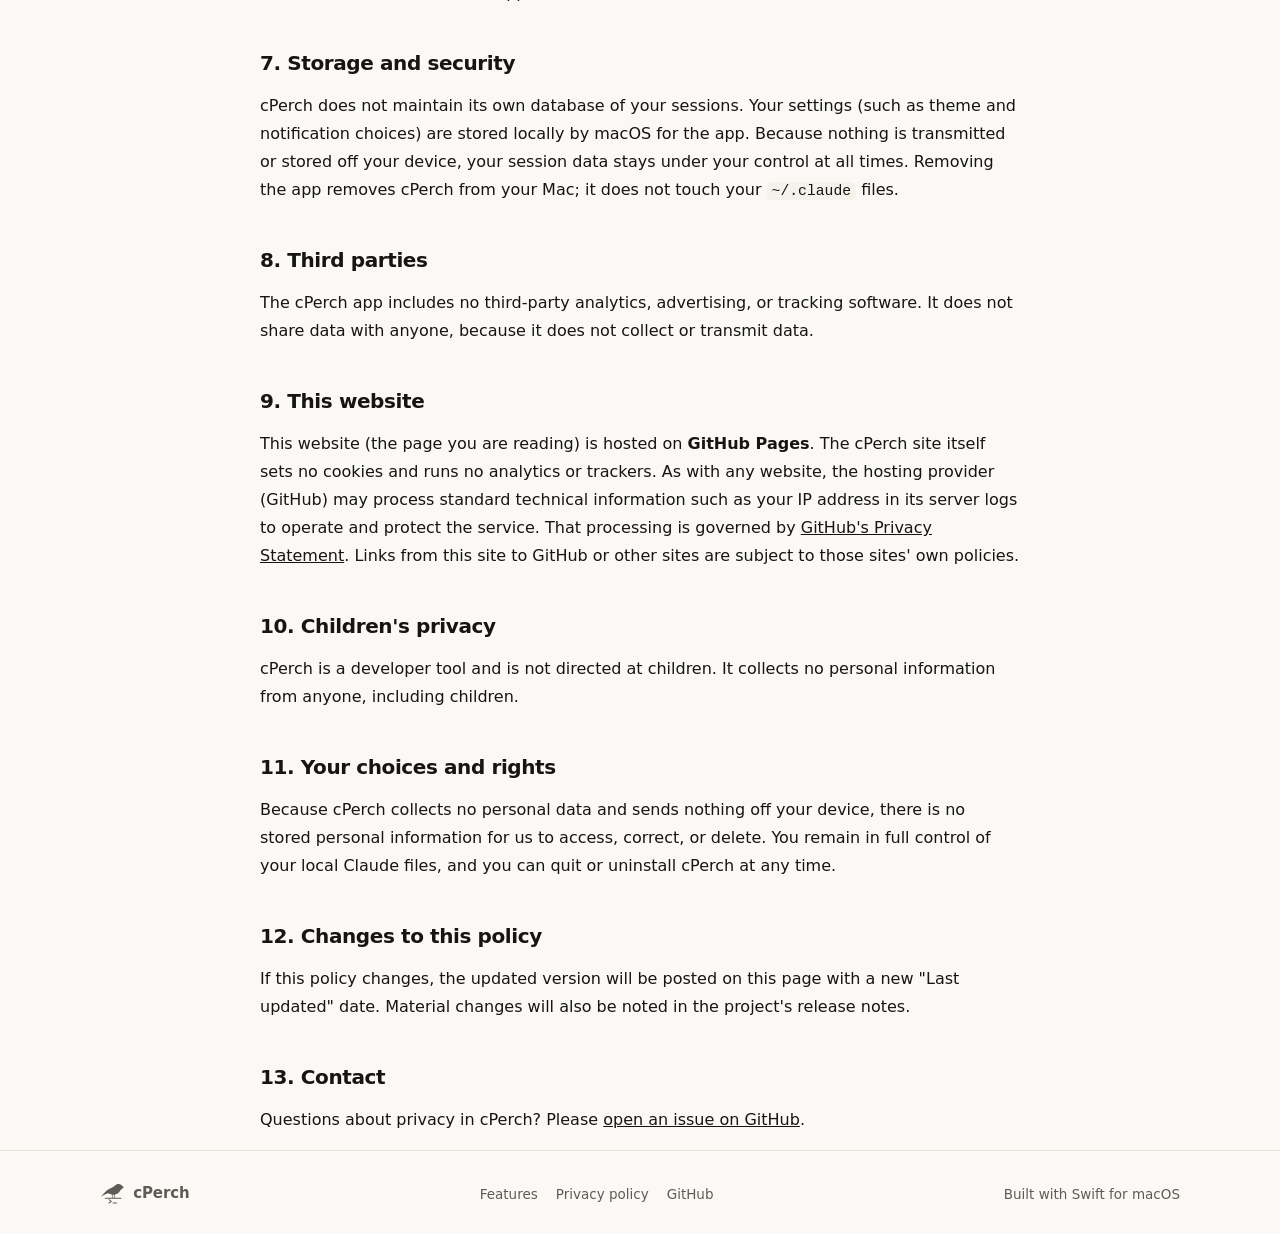
<file: site/privacy.html>
<!doctype html>
<html lang="en">
<head>
<meta charset="utf-8">
<meta name="viewport" content="width=device-width, initial-scale=1">
<meta name="color-scheme" content="light dark">
<script>
  (function () {
    try {
      var t = localStorage.getItem("cperch-theme");
      if (t === "light" || t === "dark") {
        document.documentElement.setAttribute("data-theme", t);
        var m = document.querySelector('meta[name="color-scheme"]');
        if (m) m.content = t;
      }
    } catch (e) {}
  })();
</script>
<title>Privacy Policy — cPerch</title>
<meta name="description" content="cPerch's privacy policy. cPerch runs entirely on your Mac, collects no data, and sends nothing over the network.">
<link rel="canonical" href="https://vedant1202.github.io/cPerch/privacy.html">
<meta property="og:type" content="website">
<meta property="og:site_name" content="cPerch">
<meta property="og:title" content="Privacy Policy — cPerch">
<meta property="og:description" content="cPerch runs entirely on your Mac, collects no data, and sends nothing over the network.">
<meta property="og:url" content="https://vedant1202.github.io/cPerch/privacy.html">
<meta property="og:image" content="https://vedant1202.github.io/cPerch/og-image.png">
<meta name="twitter:card" content="summary_large_image">
<meta name="twitter:image" content="https://vedant1202.github.io/cPerch/og-image.png">
<link rel="icon" href="favicon.svg" type="image/svg+xml">
<meta name="theme-color" media="(prefers-color-scheme: light)" content="#faf9f5">
<meta name="theme-color" media="(prefers-color-scheme: dark)" content="#161512">
<link rel="stylesheet" href="styles.css">
<script src="theme.js" defer></script>
</head>
<body>
<a class="skip" href="#main">Skip to content</a>

<header class="site">
  <div class="wrap">
    <a class="brand" href="./">
      <svg class="mark" viewBox="2 12 118 102" fill="none" aria-hidden="true"><path d="M118,34 C112,26 106,20 98,18 C90,16 82,18 76,24 C66,32 56,36 48,40 C44,42 40,44 36,47 C28,55 16,66 6,80 C16,72 28,66 40,62 C52,66 60,70 70,69 C84,68 94,60 100,50 C104,44 108,40 118,34 Z" fill="currentColor"/><line x1="62" y1="66" x2="62" y2="86" stroke="currentColor" stroke-width="3.4" stroke-linecap="round"/><line x1="72" y1="66" x2="72" y2="86" stroke="currentColor" stroke-width="3.4" stroke-linecap="round"/><line x1="28" y1="86" x2="104" y2="86" stroke="currentColor" stroke-width="5" stroke-linecap="round"/><polyline points="46,93 57,101 46,109" stroke="currentColor" stroke-width="5" stroke-linecap="round" stroke-linejoin="round"/><line x1="66" y1="109" x2="82" y2="109" stroke="currentColor" stroke-width="5" stroke-linecap="round"/></svg>
      cPerch
    </a>
    <nav class="top" aria-label="Primary">
      <a class="hide-sm" href="./#features">Features</a>
      <a class="hide-sm" href="./#privacy">Privacy</a>
      <a href="https://github.com/Vedant1202/cPerch">GitHub</a>
      <button id="theme-toggle" class="theme-toggle" type="button" aria-label="Switch theme">
        <svg class="i-moon" viewBox="0 0 24 24" fill="none" aria-hidden="true"><path d="M21 12.8A9 9 0 1 1 11.2 3a7 7 0 0 0 9.8 9.8z" stroke="currentColor" stroke-width="1.8" stroke-linejoin="round"/></svg>
        <svg class="i-sun" viewBox="0 0 24 24" fill="none" aria-hidden="true"><circle cx="12" cy="12" r="4.2" stroke="currentColor" stroke-width="1.8"/><path d="M12 2v2.5M12 19.5V22M2 12h2.5M19.5 12H22M4.9 4.9l1.8 1.8M17.3 17.3l1.8 1.8M19.1 4.9l-1.8 1.8M6.7 17.3l-1.8 1.8" stroke="currentColor" stroke-width="1.8" stroke-linecap="round"/></svg>
      </button>
    </nav>
  </div>
</header>

<main id="main" class="prose">
  <div class="narrow">
    <a class="backlink" href="./">
      <svg width="15" height="15" viewBox="0 0 24 24" fill="none" aria-hidden="true"><path d="M15 5l-7 7 7 7" stroke="currentColor" stroke-width="2" stroke-linecap="round" stroke-linejoin="round"/></svg>
      Back to cPerch
    </a>

    <h1>Privacy Policy</h1>
    <p class="updated">Last updated: June 19, 2026</p>

    <div class="tldr">
      <p><strong>In short:</strong> cPerch runs entirely on your Mac. It reads your local Claude files to find your sessions, and it does not collect, store, share, or transmit any of your data. There are no accounts, no analytics, and no servers.</p>
    </div>

    <h2>1. Who this policy is for</h2>
    <p>This policy explains how the cPerch macOS app and this website handle your information. cPerch is an open-source app distributed through GitHub. It is not operated as a hosted service.</p>

    <h2>2. What cPerch reads on your Mac</h2>
    <p>To show your running Claude Code sessions, cPerch reads files that Claude already stores on your computer, inside your home folder under <code>~/.claude</code>:</p>
    <ul>
      <li><strong>Session files</strong> — small files that record which sessions are running and basic details such as the project folder and process id.</li>
      <li><strong>Transcript files</strong> — the conversation logs for each session, which cPerch reads to show the latest message and the session's status.</li>
    </ul>
    <p>cPerch also lists running processes on your Mac (the same information the <code>ps</code> command shows) to check which sessions are still alive. All of this happens locally, on your device.</p>

    <h2>3. What cPerch collects</h2>
    <p><strong>Nothing.</strong> cPerch does not collect, record, or build a profile of you. It reads the files above only to display your current sessions, and it does not copy that content anywhere.</p>

    <h2>4. What cPerch sends over the network</h2>
    <p><strong>Nothing.</strong> cPerch makes no network connections. It has no telemetry, no crash reporting, and no "phone home" behavior. Your messages, project names, and file paths never leave your Mac.</p>

    <h2>5. How cPerch uses your information</h2>
    <p>cPerch uses what it reads only to draw the list of sessions, their status, and the latest message — on screen, on your Mac, while the app is running. It does not use your information for advertising, analytics, training, or any other purpose.</p>

    <h2>6. Permissions</h2>
    <p>cPerch is designed to need as little access as possible. It does not request the macOS Accessibility permission or Input Monitoring, and it never accesses your Claude login or authentication tokens. The one standard macOS prompt you may see is the system "Automation" dialog the first time cPerch focuses a terminal window for you; you can decline it and still use the rest of the app.</p>

    <h2>7. Storage and security</h2>
    <p>cPerch does not maintain its own database of your sessions. Your settings (such as theme and notification choices) are stored locally by macOS for the app. Because nothing is transmitted or stored off your device, your session data stays under your control at all times. Removing the app removes cPerch from your Mac; it does not touch your <code>~/.claude</code> files.</p>

    <h2>8. Third parties</h2>
    <p>The cPerch app includes no third-party analytics, advertising, or tracking software. It does not share data with anyone, because it does not collect or transmit data.</p>

    <h2>9. This website</h2>
    <p>This website (the page you are reading) is hosted on <strong>GitHub Pages</strong>. The cPerch site itself sets no cookies and runs no analytics or trackers. As with any website, the hosting provider (GitHub) may process standard technical information such as your IP address in its server logs to operate and protect the service. That processing is governed by <a href="https://docs.github.com/site-policy/privacy-policies/github-privacy-statement">GitHub's Privacy Statement</a>. Links from this site to GitHub or other sites are subject to those sites' own policies.</p>

    <h2>10. Children's privacy</h2>
    <p>cPerch is a developer tool and is not directed at children. It collects no personal information from anyone, including children.</p>

    <h2>11. Your choices and rights</h2>
    <p>Because cPerch collects no personal data and sends nothing off your device, there is no stored personal information for us to access, correct, or delete. You remain in full control of your local Claude files, and you can quit or uninstall cPerch at any time.</p>

    <h2>12. Changes to this policy</h2>
    <p>If this policy changes, the updated version will be posted on this page with a new "Last updated" date. Material changes will also be noted in the project's release notes.</p>

    <h2>13. Contact</h2>
    <p>Questions about privacy in cPerch? Please <a href="https://github.com/Vedant1202/cPerch/issues">open an issue on GitHub</a>.</p>
  </div>
</main>

<footer class="site">
  <div class="wrap">
    <a class="brand" href="./" style="font-size:15px"><svg class="mark" viewBox="2 12 118 102" fill="none" aria-hidden="true"><path d="M118,34 C112,26 106,20 98,18 C90,16 82,18 76,24 C66,32 56,36 48,40 C44,42 40,44 36,47 C28,55 16,66 6,80 C16,72 28,66 40,62 C52,66 60,70 70,69 C84,68 94,60 100,50 C104,44 108,40 118,34 Z" fill="currentColor"/><line x1="62" y1="66" x2="62" y2="86" stroke="currentColor" stroke-width="3.4" stroke-linecap="round"/><line x1="72" y1="66" x2="72" y2="86" stroke="currentColor" stroke-width="3.4" stroke-linecap="round"/><line x1="28" y1="86" x2="104" y2="86" stroke="currentColor" stroke-width="5" stroke-linecap="round"/><polyline points="46,93 57,101 46,109" stroke="currentColor" stroke-width="5" stroke-linecap="round" stroke-linejoin="round"/><line x1="66" y1="109" x2="82" y2="109" stroke="currentColor" stroke-width="5" stroke-linecap="round"/></svg> cPerch</a>
    <nav aria-label="Footer">
      <a href="./#features">Features</a>
      <a href="privacy.html">Privacy policy</a>
      <a href="https://github.com/Vedant1202/cPerch">GitHub</a>
    </nav>
    <span>Built with Swift for macOS</span>
  </div>
</footer>
</body>
</html>
</file>
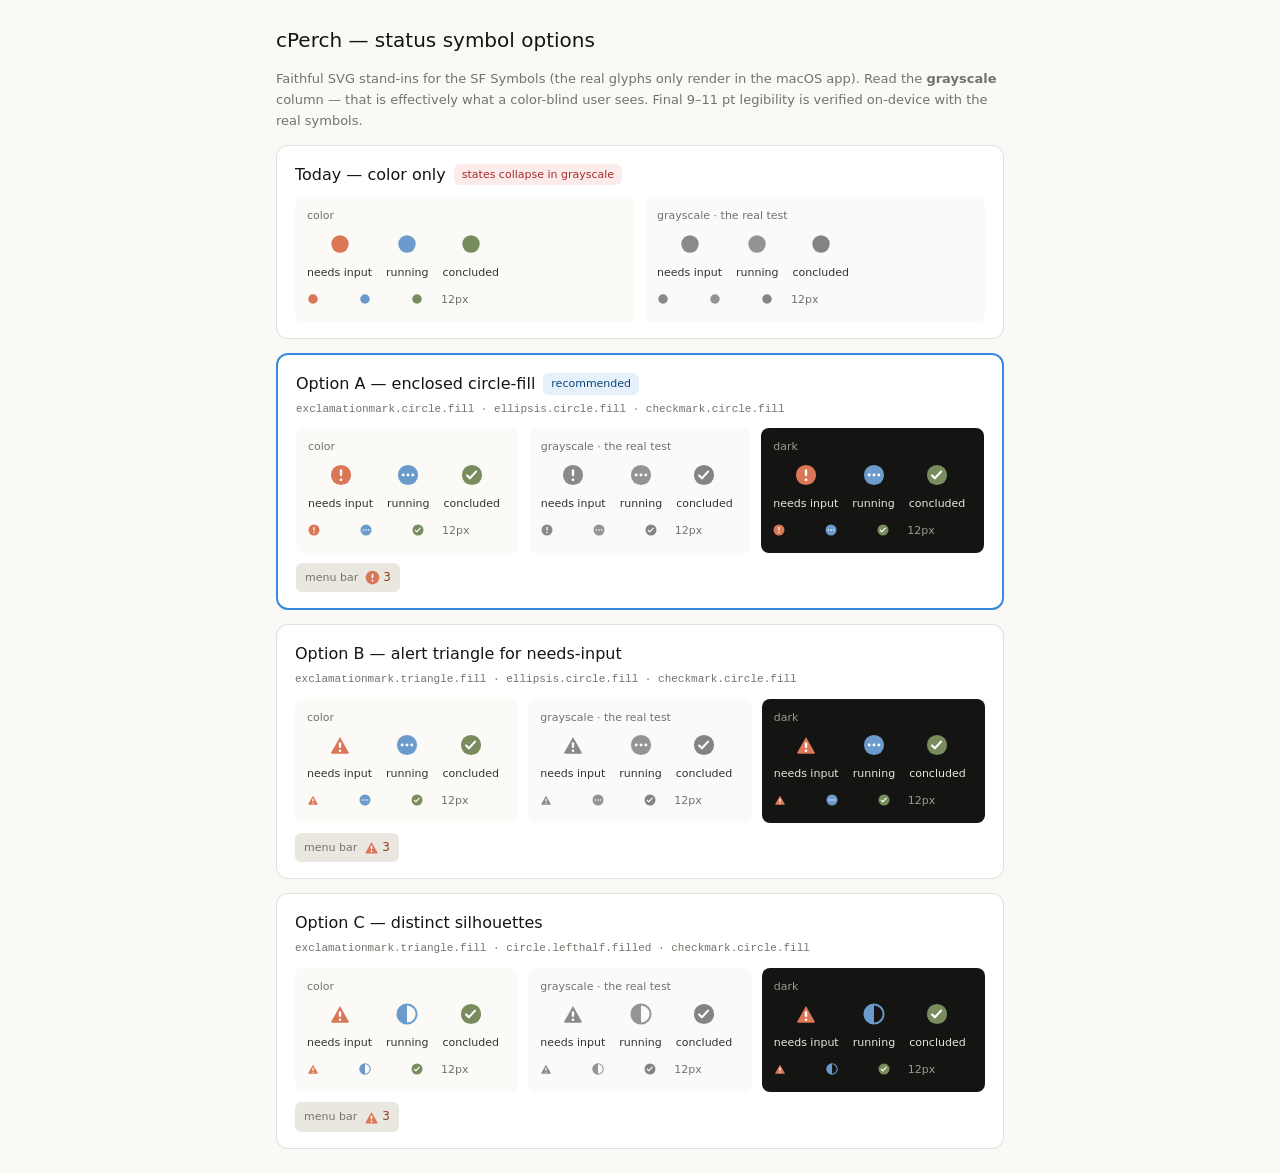
<file: spikes/a11y-status-symbols.html>
<!DOCTYPE html>
<html lang="en">
<head>
<meta charset="utf-8">
<meta name="viewport" content="width=device-width, initial-scale=1">
<title>cPerch — status symbol options (accessibility spike)</title>
<style>
:root{
 --bg:#faf9f5;--fg:#141413;--muted:#73726b;--card:#ffffff;--bd:rgba(0,0,0,.12);
 --mono:ui-monospace,SFMono-Regular,Menlo,monospace;
 --info-bg:#E6F1FB;--info-fg:#0C447C;--info-bd:#378ADD;--danger-bg:#FCEBEB;--danger-fg:#A32D2D;
}
@media(prefers-color-scheme:dark){
 :root{--bg:#161513;--fg:#e8e6dc;--muted:#9c9a90;--card:#1f1e1c;--bd:rgba(255,255,255,.14);
  --info-bg:#0C447C;--info-fg:#B5D4F4;--danger-bg:#501313;--danger-fg:#F09595;}
}
*{box-sizing:border-box}
body{background:var(--bg);color:var(--fg);font-family:-apple-system,system-ui,Segoe UI,sans-serif;max-width:760px;margin:24px auto;padding:0 16px;line-height:1.6}
h1{font-size:20px;font-weight:500}
p.note{color:var(--muted);font-size:13px}
.a11y-card{background:var(--card);border:0.5px solid var(--bd);border-radius:12px;padding:16px 18px;margin:0 0 14px}
.a11y-card.rec{border:2px solid var(--info-bd)}
.ptag{font-size:11px;margin:0 0 8px}
.names{font-family:var(--mono);font-size:11px;color:var(--muted)}
.chiprow{display:flex;gap:14px;align-items:flex-end;flex-wrap:wrap}
.chip{display:flex;flex-direction:column;align-items:center;gap:4px}
.lab{font-size:11px;line-height:1}
.panel{border-radius:8px;padding:10px 12px}
.grid{display:grid;grid-template-columns:repeat(auto-fit,minmax(160px,1fr));gap:10px}
.pill{font-size:11px;padding:2px 8px;border-radius:6px}
</style>
</head>
<body>
<h1>cPerch — status symbol options</h1>
<p class="note">Faithful SVG stand-ins for the SF Symbols (the real glyphs only render in the macOS app). Read the <strong>grayscale</strong> column — that is effectively what a color-blind user sees. Final 9–11&nbsp;pt legibility is verified on-device with the real symbols.</p>
<div id="a11y-root"></div>
<script>
const ORANGE='#D97757',BLUE='#6A9BCC',GREEN='#788C5D';
const STAT=[['needs input',ORANGE],['running',BLUE],['concluded',GREEN]];
function sym(t,c,s){
 const H='width="'+s+'" height="'+s+'" viewBox="0 0 24 24"';
 const c0='<circle cx="12" cy="12" r="11" fill="'+c+'"/>';
 const bang='<rect x="10.7" y="5.8" width="2.6" height="7.6" rx="1.3" fill="#fff"/><circle cx="12" cy="17.2" r="1.5" fill="#fff"/>';
 if(t==='excl-circle')return '<svg '+H+'>'+c0+bang+'</svg>';
 if(t==='ellipsis')return '<svg '+H+'>'+c0+'<circle cx="6.7" cy="12" r="1.6" fill="#fff"/><circle cx="12" cy="12" r="1.6" fill="#fff"/><circle cx="17.3" cy="12" r="1.6" fill="#fff"/></svg>';
 if(t==='check')return '<svg '+H+'>'+c0+'<path d="M6.6 12.5l3.1 3.1 6.7-7.3" fill="none" stroke="#fff" stroke-width="2.3" stroke-linecap="round" stroke-linejoin="round"/></svg>';
 if(t==='excl-tri'){const tri='<path d="M12 3.3 L21.4 19.9 Q22.1 21.5 20.3 21.5 L3.7 21.5 Q1.9 21.5 2.6 19.9 Z" fill="'+c+'"/>';return '<svg '+H+'>'+tri+'<rect x="10.7" y="8.9" width="2.6" height="6.4" rx="1.3" fill="#fff"/><circle cx="12" cy="18.3" r="1.4" fill="#fff"/></svg>';}
 if(t==='half')return '<svg '+H+'><circle cx="12" cy="12" r="10.4" fill="none" stroke="'+c+'" stroke-width="2.1"/><path d="M12 1.6 A10.4 10.4 0 0 0 12 22.4 Z" fill="'+c+'"/></svg>';
 if(t==='dot')return '<svg '+H+'><circle cx="12" cy="12" r="9.5" fill="'+c+'"/></svg>';
 return '';
}
function panel(tag,bg,isDark,isGray,types){
 const labCol=isDark?'#E8E6DC':'#33322E', mut=isDark?'#9C9A90':'#73726B', f=isGray?'filter:grayscale(1)':'';
 const big=types.map((t,i)=>'<div class="chip"><span>'+sym(t,STAT[i][1],22)+'</span><span class="lab" style="color:'+labCol+'">'+STAT[i][0]+'</span></div>').join('');
 const small=types.map((t,i)=>'<span>'+sym(t,STAT[i][1],12)+'</span>').join('<span style="display:inline-block;width:12px"></span>');
 return '<div class="panel" style="background:'+bg+';'+f+'"><p class="ptag" style="color:'+mut+'">'+tag+(isGray?' · the real test':'')+'</p><div class="chiprow">'+big+'</div><div class="chiprow" style="margin-top:9px;align-items:center">'+small+'<span class="lab" style="color:'+mut+';margin-left:4px">12px</span></div></div>';
}
function menubar(types){
 return '<div style="display:flex;align-items:center;gap:7px;background:#E9E7DF;border-radius:6px;padding:5px 9px;width:fit-content"><span style="font-size:11px;color:#73726B">menu bar</span><span style="display:inline-flex;align-items:center;gap:3px">'+sym(types[0],ORANGE,15)+'<span style="font-size:12px;font-weight:500;color:#993C1D">3</span></span></div>';
}
const OPTS=[
 {k:'A',name:'enclosed circle-fill',rec:true,names:'exclamationmark.circle.fill · ellipsis.circle.fill · checkmark.circle.fill',t:['excl-circle','ellipsis','check']},
 {k:'B',name:'alert triangle for needs-input',rec:false,names:'exclamationmark.triangle.fill · ellipsis.circle.fill · checkmark.circle.fill',t:['excl-tri','ellipsis','check']},
 {k:'C',name:'distinct silhouettes',rec:false,names:'exclamationmark.triangle.fill · circle.lefthalf.filled · checkmark.circle.fill',t:['excl-tri','half','check']}
];
const today='<div class="a11y-card"><div style="display:flex;align-items:center;gap:8px;margin-bottom:10px;flex-wrap:wrap"><span style="font-size:16px;font-weight:500">Today — color only</span><span class="pill" style="background:var(--danger-bg);color:var(--danger-fg)">states collapse in grayscale</span></div><div class="grid">'+panel('color','#FBFAF7',false,false,['dot','dot','dot'])+panel('grayscale','#FBFAF7',false,true,['dot','dot','dot'])+'</div></div>';
const cards=OPTS.map(o=>'<div class="a11y-card '+(o.rec?'rec':'')+'"><div style="display:flex;align-items:center;gap:8px;margin-bottom:4px;flex-wrap:wrap"><span style="font-size:16px;font-weight:500">Option '+o.k+' — '+o.name+'</span>'+(o.rec?'<span class="pill" style="background:var(--info-bg);color:var(--info-fg)">recommended</span>':'')+'</div><p class="names" style="margin:0 0 10px">'+o.names+'</p><div class="grid">'+panel('color','#FBFAF7',false,false,o.t)+panel('grayscale','#FBFAF7',false,true,o.t)+panel('dark','#141413',true,false,o.t)+'</div><div style="margin-top:10px">'+menubar(o.t)+'</div></div>').join('');
document.getElementById('a11y-root').innerHTML=today+cards;
</script>
</body>
</html>
</file>
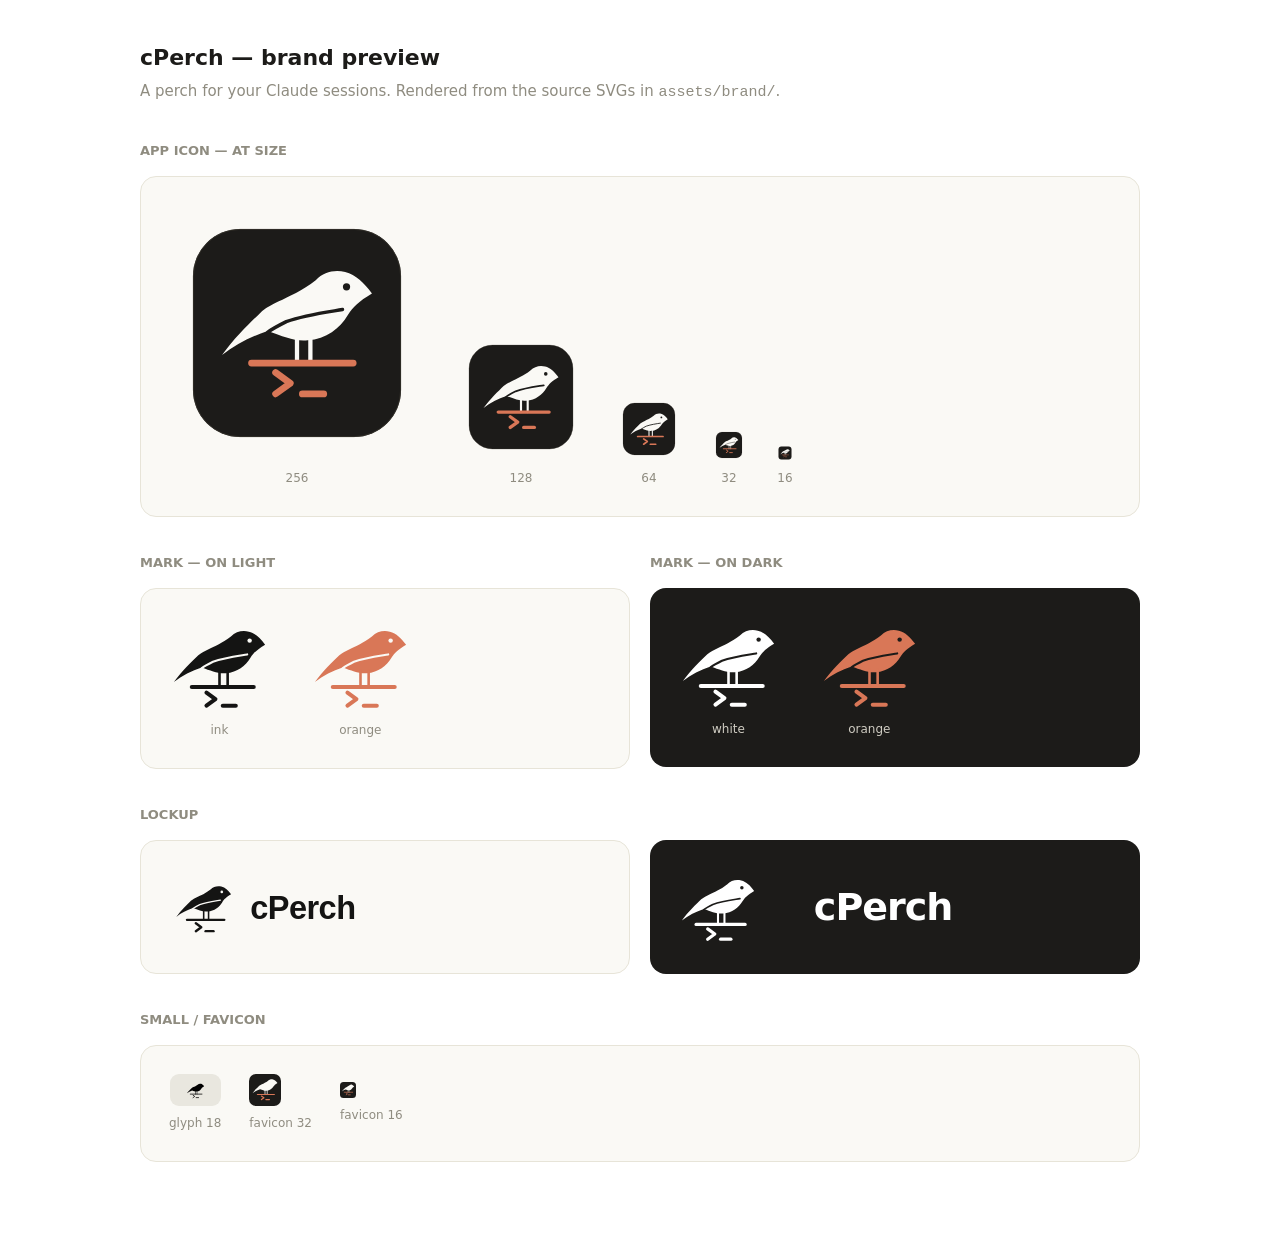
<file: assets/brand/preview.html>
<!doctype html>
<html lang="en">
<head>
<meta charset="utf-8">
<meta name="viewport" content="width=device-width, initial-scale=1">
<title>cPerch — brand preview</title>
<style>
  :root { color-scheme: light dark; }
  body { font: 15px/1.6 -apple-system, "SF Pro Text", system-ui, sans-serif; margin: 0; background: #fff; color: #1c1b19; }
  .wrap { max-width: 1000px; margin: 0 auto; padding: 40px 32px 80px; }
  h1 { font-size: 22px; font-weight: 600; margin: 0 0 4px; }
  .sub { color: #8f8c80; margin: 0 0 8px; }
  h2 { font-size: 13px; font-weight: 600; color: #8f8c80; margin: 36px 0 14px; }
  .panel { padding: 28px; border-radius: 16px; display: flex; gap: 40px; align-items: center; flex-wrap: wrap; }
  .light { background: #faf9f5; border: 1px solid #e7e4d8; }
  .dark { background: #1c1b19; }
  .dark .cap { color: #cfccc2; }
  .row { display: flex; gap: 32px; align-items: flex-end; flex-wrap: wrap; }
  figure { margin: 0; text-align: center; }
  .cap { font-size: 12px; color: #8f8c80; margin-top: 8px; }
  img { display: block; }
  .menubar { display: inline-flex; align-items: center; gap: 14px; padding: 7px 16px; border-radius: 9px; }
  .mb-light { background: #e9e7df; }
  .mb-dark { background: #2b2a27; }
  .two { display: grid; grid-template-columns: 1fr 1fr; gap: 20px; }
  @media (max-width: 720px) { .two { grid-template-columns: 1fr; } }
</style>
</head>
<body>
<div class="wrap">
  <h1>cPerch — brand preview</h1>
  <p class="sub">A perch for your Claude sessions. Rendered from the source SVGs in <code>assets/brand/</code>.</p>

  <h2>APP ICON — AT SIZE</h2>
  <div class="panel light">
    <div class="row">
      <figure><img src="cperch-app-icon.svg" width="256" height="256" alt="app icon 256"><figcaption class="cap">256</figcaption></figure>
      <figure><img src="cperch-app-icon.svg" width="128" height="128" alt="app icon 128"><figcaption class="cap">128</figcaption></figure>
      <figure><img src="cperch-app-icon.svg" width="64" height="64" alt="app icon 64"><figcaption class="cap">64</figcaption></figure>
      <figure><img src="cperch-app-icon.svg" width="32" height="32" alt="app icon 32"><figcaption class="cap">32</figcaption></figure>
      <figure><img src="cperch-app-icon.svg" width="16" height="16" alt="app icon 16"><figcaption class="cap">16</figcaption></figure>
    </div>
  </div>

  <div class="two">
    <div>
      <h2>MARK — ON LIGHT</h2>
      <div class="panel light">
        <figure><img src="cperch-mark.svg" height="96" alt="ink mark"><figcaption class="cap">ink</figcaption></figure>
        <figure><img src="cperch-mark-orange.svg" height="96" alt="orange mark"><figcaption class="cap">orange</figcaption></figure>
      </div>
    </div>
    <div>
      <h2>MARK — ON DARK</h2>
      <div class="panel dark">
        <figure><img src="cperch-mark-white.svg" height="96" alt="white mark"><figcaption class="cap">white</figcaption></figure>
        <figure><img src="cperch-mark-orange.svg" height="96" alt="orange mark"><figcaption class="cap">orange</figcaption></figure>
      </div>
    </div>
  </div>

  <h2>LOCKUP</h2>
  <div class="two">
    <div class="panel light"><img src="cperch-lockup.svg" height="76" alt="lockup ink"></div>
    <div class="panel dark"><img src="cperch-mark-white.svg" height="76" alt="white mark" style="margin-right:16px"><span style="font:600 38px -apple-system,system-ui,sans-serif;color:#fff;letter-spacing:-1px">cPerch</span></div>
  </div>

  <h2>SMALL / FAVICON</h2>
  <div class="panel light" style="gap:28px">
    <figure><span class="menubar mb-light"><img src="cperch-menubar-template.svg" height="18" alt="glyph 18"></span><figcaption class="cap">glyph 18</figcaption></figure>
    <figure><img src="../../site/favicon.svg" width="32" height="32" alt="favicon 32"><figcaption class="cap">favicon 32</figcaption></figure>
    <figure><img src="../../site/favicon.svg" width="16" height="16" alt="favicon 16"><figcaption class="cap">favicon 16</figcaption></figure>
  </div>
</div>
</body>
</html>
</file>
<file: site/styles.css>
/* cPerch site — shared styles + theme system (used by index.html and privacy.html) */

:root {
  color-scheme: light dark;
  /* Light theme (default) */
  --bg: #faf9f5;
  --surface: #ffffff;
  --surface-2: #f4f2ea;
  --text: #161512;
  --muted: #5d5c54;
  --border: #e5e2d6;
  --border-strong: #d7d3c4;
  --orange: #c75f3f;
  --blue: #3f6f9e;
  --green: #5d7142;
  --accent: #c75f3f;
  --accent-ink: #2e1408;
  --term-bar: #efece3;
  --shadow: 0 1px 2px rgba(20,20,19,.06), 0 8px 30px rgba(20,20,19,.08);
  --radius: 14px;
}

/* Dark theme — applied when the system prefers dark (and the user hasn't pinned a theme),
   or when the user explicitly chooses dark. */
@media (prefers-color-scheme: dark) {
  :root:not([data-theme]) {
    --bg: #161512; --surface: #201e1b; --surface-2: #262320; --text: #f6f4ee; --muted: #a9a79c;
    --border: #322f2a; --border-strong: #423e38;
    --orange: #df8b70; --blue: #77a4d1; --green: #96a581; --accent: #df8b70; --accent-ink: #2a1206;
    --term-bar: #262320;
    --shadow: 0 1px 2px rgba(0,0,0,.3), 0 12px 40px rgba(0,0,0,.45);
    color-scheme: dark;
  }
}
:root[data-theme="dark"] {
  --bg: #161512; --surface: #201e1b; --surface-2: #262320; --text: #f6f4ee; --muted: #a9a79c;
  --border: #322f2a; --border-strong: #423e38;
  --orange: #df8b70; --blue: #77a4d1; --green: #96a581; --accent: #df8b70; --accent-ink: #2a1206;
  --term-bar: #262320;
  --shadow: 0 1px 2px rgba(0,0,0,.3), 0 12px 40px rgba(0,0,0,.45);
  color-scheme: dark;
}
:root[data-theme="light"] { color-scheme: light; }

* { box-sizing: border-box; }
html { scroll-behavior: smooth; -webkit-text-size-adjust: 100%; text-size-adjust: 100%; }
@media (prefers-reduced-motion: reduce) {
  html { scroll-behavior: auto; }
  * { transition: none !important; animation: none !important; }
}
body {
  margin: 0;
  background: var(--bg);
  color: var(--text);
  font: 16px/1.65 -apple-system, BlinkMacSystemFont, "Inter", "Segoe UI", system-ui, sans-serif;
  -webkit-font-smoothing: antialiased;
}
a { color: inherit; }
.wrap { width: min(1080px, 92vw); margin-inline: auto; }
.narrow { width: min(760px, 92vw); margin-inline: auto; }
.skip { position: absolute; left: -999px; }
.skip:focus { left: 12px; top: 12px; background: var(--surface); padding: 8px 12px; border-radius: 8px; z-index: 10; }

/* Header */
header.site {
  position: sticky; top: 0; z-index: 5;
  backdrop-filter: saturate(140%) blur(10px);
  background: color-mix(in srgb, var(--bg) 82%, transparent);
  border-bottom: 1px solid var(--border);
}
header.site .wrap { display: flex; align-items: center; justify-content: space-between; height: 60px; }
.brand { display: flex; align-items: center; gap: 9px; font-weight: 600; letter-spacing: -.01em; font-size: 17px; text-decoration: none; color: var(--text); }
.brand .mark { width: auto; height: 21px; }
nav.top { display: flex; align-items: center; gap: 20px; font-size: 14.5px; }
nav.top a { color: var(--muted); text-decoration: none; }
nav.top a:hover { color: var(--text); }
@media (max-width: 640px) { nav.top a.hide-sm { display: none; } }

/* Theme toggle */
.theme-toggle {
  display: inline-grid; place-items: center; width: 36px; height: 36px;
  background: transparent; border: 1px solid var(--border-strong); border-radius: 9px;
  color: var(--text); cursor: pointer; transition: background .15s ease;
}
.theme-toggle:hover { background: var(--surface-2); }
.theme-toggle svg { width: 18px; height: 18px; }
.theme-toggle .i-sun { display: none; }
.theme-toggle .i-moon { display: block; }
@media (prefers-color-scheme: dark) {
  :root:not([data-theme]) .theme-toggle .i-sun { display: block; }
  :root:not([data-theme]) .theme-toggle .i-moon { display: none; }
}
:root[data-theme="dark"] .theme-toggle .i-sun { display: block; }
:root[data-theme="dark"] .theme-toggle .i-moon { display: none; }
:root[data-theme="light"] .theme-toggle .i-moon { display: block; }
:root[data-theme="light"] .theme-toggle .i-sun { display: none; }

/* Buttons */
.btn {
  display: inline-flex; align-items: center; gap: 8px;
  font: inherit; font-size: 15px; font-weight: 550;
  padding: 10px 18px; border-radius: 10px; text-decoration: none; cursor: pointer;
  border: 1px solid transparent; transition: transform .08s ease, background .15s ease, border-color .15s ease;
}
.btn:active { transform: translateY(1px); }
.btn-primary { background: var(--accent); color: var(--accent-ink); }
.btn-primary:hover { background: color-mix(in srgb, var(--accent) 88%, #000); }
.btn-ghost { background: transparent; color: var(--text); border-color: var(--border-strong); }
.btn-ghost:hover { background: var(--surface-2); }

/* Hero */
.hero { padding: clamp(40px, 7vw, 84px) 0 24px; }
.hero .grid { display: grid; grid-template-columns: 1.05fr .95fr; gap: clamp(28px, 5vw, 56px); align-items: center; }
@media (max-width: 860px) { .hero .grid { grid-template-columns: 1fr; } }
.eyebrow { display: inline-flex; align-items: center; gap: 7px; font-size: 13px; color: var(--muted);
  background: var(--surface-2); border: 1px solid var(--border); padding: 5px 11px; border-radius: 999px; }
.eyebrow .dot { width: 7px; height: 7px; border-radius: 50%; background: var(--green); }
h1 { font-size: clamp(34px, 5.2vw, 56px); line-height: 1.05; letter-spacing: -.025em; margin: 18px 0 0; font-weight: 640; }
.lede { font-size: clamp(17px, 2.1vw, 20px); color: var(--muted); margin: 16px 0 0; max-width: 38ch; }
.cta { display: flex; flex-wrap: wrap; gap: 12px; margin-top: 28px; }
.subnote { margin-top: 16px; font-size: 13.5px; color: var(--muted); display: flex; gap: 14px; flex-wrap: wrap; }
.subnote span { display: inline-flex; align-items: center; gap: 6px; }

/* App preview */
figure.mock { margin: 0; }
.menubar { height: 26px; border-radius: 8px 8px 0 0; background: var(--surface-2);
  border: 1px solid var(--border); border-bottom: none;
  display: flex; align-items: center; justify-content: flex-end; gap: 14px; padding: 0 12px; }
.menubar .mb-item { font-size: 11px; color: var(--muted); }
.plate { width: 18px; height: 18px; border-radius: 50%; background: #fff; border: 1px solid rgba(0,0,0,.14);
  display: grid; place-items: center; box-shadow: 0 1px 1px rgba(0,0,0,.08); }
.preview-card { background: var(--surface); border: 1px solid var(--border-strong); border-radius: 12px;
  box-shadow: var(--shadow); overflow: hidden; }
.pc-head { display: flex; align-items: center; justify-content: space-between; padding: 11px 14px; border-bottom: 1px solid var(--border); }
.pc-head .title { font-weight: 600; font-size: 13.5px; }
.pc-head .summary { font-size: 12px; color: var(--muted); }
.row { display: grid; grid-template-columns: 18px 1fr auto; gap: 11px; padding: 11px 14px; align-items: start; }
.row + .row { border-top: 1px solid var(--border); }
.row .ind { margin-top: 2px; }
.row .name { font-weight: 560; font-size: 13.5px; display: flex; align-items: center; gap: 8px; }
.row .wait { font-size: 10.5px; font-weight: 600; color: var(--orange);
  background: color-mix(in srgb, var(--orange) 16%, transparent); padding: 1px 7px; border-radius: 999px; }
.row .preview { font-size: 12px; color: var(--muted); margin-top: 3px;
  font-family: ui-monospace, SFMono-Regular, "JetBrains Mono", Menlo, monospace; line-height: 1.4;
  overflow: hidden; text-overflow: ellipsis; white-space: nowrap; max-width: 30ch; }
.jump { font-size: 12px; font-weight: 600; color: var(--blue); background: none; border: none; cursor: default; padding: 4px 2px; }
.pc-foot { display: flex; align-items: center; justify-content: space-between; padding: 9px 14px; border-top: 1px solid var(--border); color: var(--muted); font-size: 12px; }
figcaption { margin-top: 12px; font-size: 12.5px; color: var(--muted); text-align: center; }

/* Sections */
section { padding: clamp(44px, 7vw, 80px) 0; }
.sec-head { max-width: 60ch; }
.sec-head.center { margin-inline: auto; text-align: center; }
h2 { font-size: clamp(24px, 3.4vw, 34px); letter-spacing: -.02em; margin: 0; font-weight: 620; }
.sec-head p { color: var(--muted); margin: 12px 0 0; font-size: 17px; }

.features { display: grid; grid-template-columns: repeat(auto-fit, minmax(248px, 1fr)); gap: 16px; margin-top: 36px; }
.card { background: var(--surface); border: 1px solid var(--border); border-radius: var(--radius); padding: 22px; }
.card .ico { width: 30px; height: 30px; color: var(--accent); }
.card h3 { margin: 14px 0 6px; font-size: 16.5px; font-weight: 600; letter-spacing: -.01em; }
.card p { margin: 0; color: var(--muted); font-size: 14.5px; line-height: 1.6; }
.card code { font-family: ui-monospace, SFMono-Regular, "JetBrains Mono", Menlo, monospace; font-size: .9em;
  background: var(--surface-2); padding: 1px 5px; border-radius: 5px; }

/* Status states */
.states { display: grid; grid-template-columns: repeat(auto-fit, minmax(220px, 1fr)); gap: 16px; margin-top: 36px; }
.state { background: var(--surface); border: 1px solid var(--border); border-radius: var(--radius); padding: 20px; }
.state .top { display: flex; align-items: center; gap: 10px; }
.state .top svg { width: 22px; height: 22px; }
.state .lt { font-weight: 600; font-size: 16px; }
.state p { margin: 10px 0 0; color: var(--muted); font-size: 14px; line-height: 1.6; }

/* Privacy band */
.band { background: var(--surface); border-top: 1px solid var(--border); border-bottom: 1px solid var(--border); }
.band .row2 { display: grid; grid-template-columns: repeat(auto-fit, minmax(220px, 1fr)); gap: 26px; margin-top: 30px; }
.band .item { display: flex; gap: 12px; }
.band .item svg { width: 22px; height: 22px; color: var(--green); flex: none; margin-top: 2px; }
.band .item h3 { margin: 0 0 4px; font-size: 15.5px; font-weight: 600; }
.band .item p { margin: 0; color: var(--muted); font-size: 14px; }
.band .more { margin-top: 30px; }

/* Terminal command block */
.terminal { background: var(--surface); border: 1px solid var(--border-strong); border-radius: 12px; overflow: hidden; box-shadow: var(--shadow); }
.terminal .bar { display: flex; align-items: center; gap: 8px; padding: 10px 14px; background: var(--term-bar); border-bottom: 1px solid var(--border); }
.terminal .bar .tl { display: flex; gap: 7px; }
.terminal .bar .tl i { width: 11px; height: 11px; border-radius: 50%; display: block; }
.terminal .bar .tl .r { background: #ec6a5e; } .terminal .bar .tl .y { background: #f4bf4f; } .terminal .bar .tl .g { background: #61c554; }
.terminal .bar .ttl { margin-left: 6px; font-size: 12px; color: var(--muted); font-family: ui-monospace, SFMono-Regular, Menlo, monospace; }
.terminal .copy { margin-left: auto; font: inherit; font-size: 12px; color: var(--muted); background: transparent; border: 1px solid var(--border-strong); border-radius: 7px; padding: 4px 10px; cursor: pointer; display: inline-flex; align-items: center; gap: 6px; }
.terminal .copy:hover { background: var(--surface-2); color: var(--text); }
.terminal pre { margin: 0; padding: 18px 20px; overflow-x: auto; background: transparent; border: none;
  font-family: ui-monospace, SFMono-Regular, "JetBrains Mono", Menlo, monospace; font-size: 14px; line-height: 1.85; }
.terminal pre .c { color: var(--muted); }
.terminal pre .p { color: var(--accent); user-select: none; }

/* Footer */
footer.site { border-top: 1px solid var(--border); padding: 30px 0; color: var(--muted); font-size: 13.5px; }
footer.site .wrap { display: flex; flex-wrap: wrap; gap: 12px 22px; justify-content: space-between; align-items: center; }
footer.site nav { display: flex; gap: 18px; }
footer.site a { color: var(--muted); text-decoration: none; }
footer.site a:hover { color: var(--text); }

/* Prose (privacy page) */
.prose { padding: clamp(36px, 6vw, 64px) 0 16px; }
.prose h1 { font-size: clamp(30px, 4.5vw, 42px); }
.prose .updated { color: var(--muted); font-size: 14px; margin-top: 8px; }
.prose h2 { font-size: 20px; margin: 40px 0 0; }
.prose p, .prose li { color: var(--text); font-size: 16px; line-height: 1.75; }
.prose p { margin: 12px 0 0; }
.prose ul { margin: 12px 0 0; padding-left: 22px; }
.prose li { margin: 6px 0; }
.prose strong { font-weight: 600; }
.prose code { font-family: ui-monospace, SFMono-Regular, "JetBrains Mono", Menlo, monospace; font-size: .92em; background: var(--surface-2); padding: 1px 5px; border-radius: 5px; }
.prose .tldr { background: var(--surface); border: 1px solid var(--border-strong); border-radius: var(--radius); padding: 18px 22px; margin-top: 24px; }
.prose .tldr p { margin: 0; }
.backlink { display: inline-flex; align-items: center; gap: 7px; color: var(--muted); text-decoration: none; font-size: 14px; }
.backlink:hover { color: var(--text); }

:where(a, button):focus-visible { outline: 2px solid var(--accent); outline-offset: 2px; border-radius: 6px; }

/* ===== Feature showcase carousel ===== */
.showcase { padding-bottom: clamp(28px, 5vw, 48px); }
.carousel { position: relative; margin-top: 30px; }
.car-wrap { position: relative; }

.track {
  display: flex; gap: 0; overflow-x: auto;
  scroll-snap-type: x mandatory; scroll-behavior: smooth;
  scrollbar-width: none; border-radius: var(--radius); outline-offset: 4px;
}
.track::-webkit-scrollbar { display: none; }
@media (prefers-reduced-motion: reduce) { .track { scroll-behavior: auto; } }

.slide {
  flex: 0 0 100%; scroll-snap-align: center;
  display: grid; grid-template-columns: 1fr 1fr; gap: clamp(24px, 4vw, 56px);
  align-items: center; padding: clamp(18px, 3vw, 38px) clamp(6px, 2vw, 26px); min-height: 360px;
}
@media (max-width: 760px) { .slide { grid-template-columns: 1fr; gap: 22px; text-align: center; min-height: 0; } }
.slide-visual { display: flex; justify-content: center; }
.slide-visual .mock, .slide-visual .legend-card, .slide-visual .jump-vis, .slide-visual .set-mock { width: 100%; max-width: 380px; }
.slide-copy .kicker { display: inline-block; font-size: 12.5px; font-weight: 650; letter-spacing: .03em; color: var(--accent); text-transform: uppercase; }
.slide-copy h3 { font-size: clamp(22px, 3vw, 30px); letter-spacing: -.02em; margin: 9px 0 0; font-weight: 620; line-height: 1.12; }
.slide-copy p { color: var(--muted); font-size: clamp(15.5px, 1.7vw, 17.5px); margin: 14px 0 0; max-width: 42ch; line-height: 1.6; }
@media (max-width: 760px) { .slide-copy p { margin-inline: auto; } }

.car-arrow {
  position: absolute; top: 50%; transform: translateY(-50%); z-index: 3;
  width: 42px; height: 42px; display: grid; place-items: center;
  background: color-mix(in srgb, var(--surface) 84%, transparent);
  -webkit-backdrop-filter: blur(8px); backdrop-filter: blur(8px);
  border: 1px solid var(--border-strong); border-radius: 50%; color: var(--text); cursor: pointer; box-shadow: var(--shadow);
  transition: background .15s ease, transform .08s ease;
}
.car-arrow:hover { background: var(--surface); }
.car-arrow:active { transform: translateY(-50%) scale(.94); }
.car-arrow svg { width: 20px; height: 20px; }
.car-arrow.prev { left: -10px; }
.car-arrow.next { right: -10px; }
@media (max-width: 760px) { .car-arrow { display: none; } }

.car-foot { display: flex; align-items: center; justify-content: center; gap: 16px; margin-top: 22px; }
.car-play {
  width: 34px; height: 34px; display: grid; place-items: center;
  background: transparent; border: 1px solid var(--border-strong); border-radius: 50%; color: var(--muted); cursor: pointer;
  transition: background .15s ease, color .15s ease;
}
.car-play:hover { background: var(--surface-2); color: var(--text); }
.car-play svg { width: 16px; height: 16px; }
.car-play .i-play { display: none; }
.car-play.paused .i-pause { display: none; }
.car-play.paused .i-play { display: block; }
.dots { display: flex; align-items: center; gap: 9px; }
.dot { width: 9px; height: 9px; padding: 0; border: none; border-radius: 50%; cursor: pointer; background: var(--border-strong); transition: background .15s ease, transform .15s ease; }
.dot:hover { background: var(--muted); }
.dot[aria-current="true"] { background: var(--accent); transform: scale(1.25); }

/* in-slide mocks (theme-aware) */
.grp { font-size: 10.5px; font-weight: 700; letter-spacing: .06em; text-transform: uppercase; color: var(--muted); padding: 8px 14px 4px; }
.jump-hot { color: #fff !important; background: var(--blue); border-radius: 8px !important; padding: 6px 11px !important; display: inline-flex; align-items: center; gap: 2px; }

.legend-card { background: var(--surface); border: 1px solid var(--border-strong); border-radius: var(--radius); box-shadow: var(--shadow); padding: 6px; }
.lg-row { display: flex; align-items: center; gap: 14px; padding: 15px 16px; text-align: left; }
.lg-row + .lg-row { border-top: 1px solid var(--border); }
.lg-row > svg { width: 28px; height: 28px; flex: none; }
.lg-t { font-weight: 600; font-size: 15.5px; }
.lg-d { font-size: 12.5px; color: var(--muted); margin-top: 1px; }

.jump-vis { display: grid; gap: 16px; }
.raise { background: var(--surface); border: 1px solid var(--blue); border-radius: 11px; overflow: hidden; box-shadow: 0 0 0 3px color-mix(in srgb, var(--blue) 20%, transparent), var(--shadow); }
.win-chrome { display: flex; align-items: center; gap: 8px; padding: 9px 12px; background: var(--surface-2); border-bottom: 1px solid var(--border); font-size: 12px; color: var(--muted); font-family: ui-monospace, SFMono-Regular, Menlo, monospace; }
.win-chrome i { width: 10px; height: 10px; border-radius: 50%; }
.win-chrome .r { background: #ec6a5e; } .win-chrome .y { background: #f4bf4f; } .win-chrome .g { background: #61c554; }
.win-body { padding: 13px; display: grid; gap: 8px; }
.win-body span { height: 7px; border-radius: 4px; background: var(--surface-2); }
.win-body span:nth-child(1) { width: 68%; } .win-body span:nth-child(2) { width: 88%; } .win-body span:nth-child(3) { width: 50%; }

.set-mock { background: var(--surface); border: 1px solid var(--border-strong); border-radius: 12px; box-shadow: var(--shadow); overflow: hidden; text-align: left; }
.set-tabs { display: flex; gap: 4px; padding: 8px 10px; background: var(--surface-2); border-bottom: 1px solid var(--border); font-size: 12px; }
.set-tabs span { padding: 5px 10px; border-radius: 7px; color: var(--muted); }
.set-tabs span.on { background: var(--surface); color: var(--text); font-weight: 600; box-shadow: 0 1px 2px rgba(0,0,0,.07); }
.set-group { padding: 4px 0; }
.set-group + .set-group { border-top: 1px solid var(--border); }
.set-row { display: flex; align-items: center; justify-content: space-between; gap: 14px; padding: 12px 16px; }
.set-row + .set-row { border-top: 1px solid var(--border); }
.set-lab { font-size: 13.5px; font-weight: 500; }
.tgl { width: 36px; height: 22px; border-radius: 999px; background: var(--border-strong); position: relative; flex: none; }
.tgl::after { content: ""; position: absolute; top: 2px; left: 2px; width: 18px; height: 18px; border-radius: 50%; background: #fff; box-shadow: 0 1px 2px rgba(0,0,0,.25); transition: left .15s ease; }
.tgl.on { background: var(--green); }
.tgl.on::after { left: 16px; }
.pick { display: inline-flex; align-items: center; gap: 7px; font-size: 12.5px; font-weight: 500; background: var(--surface-2); border: 1px solid var(--border-strong); border-radius: 8px; padding: 5px 10px; color: var(--text); white-space: nowrap; }
.set-legend { display: flex; gap: 16px; flex-wrap: wrap; padding: 11px 16px; border-top: 1px solid var(--border); }
.set-legend .lg { display: inline-flex; align-items: center; gap: 6px; font-size: 12px; color: var(--text); }
.set-legend .lg svg { width: 17px; height: 17px; }

/* progressive enhancement — gentle center emphasis where supported (Chrome/Edge); static elsewhere */
@supports (animation-timeline: view()) {
  @media (prefers-reduced-motion: no-preference) {
    .slide { animation: sc-center auto linear both; animation-timeline: view(inline); }
    @keyframes sc-center { 0%, 100% { opacity: .55; transform: scale(.965); } 50% { opacity: 1; transform: scale(1); } }
  }
}
</file>
